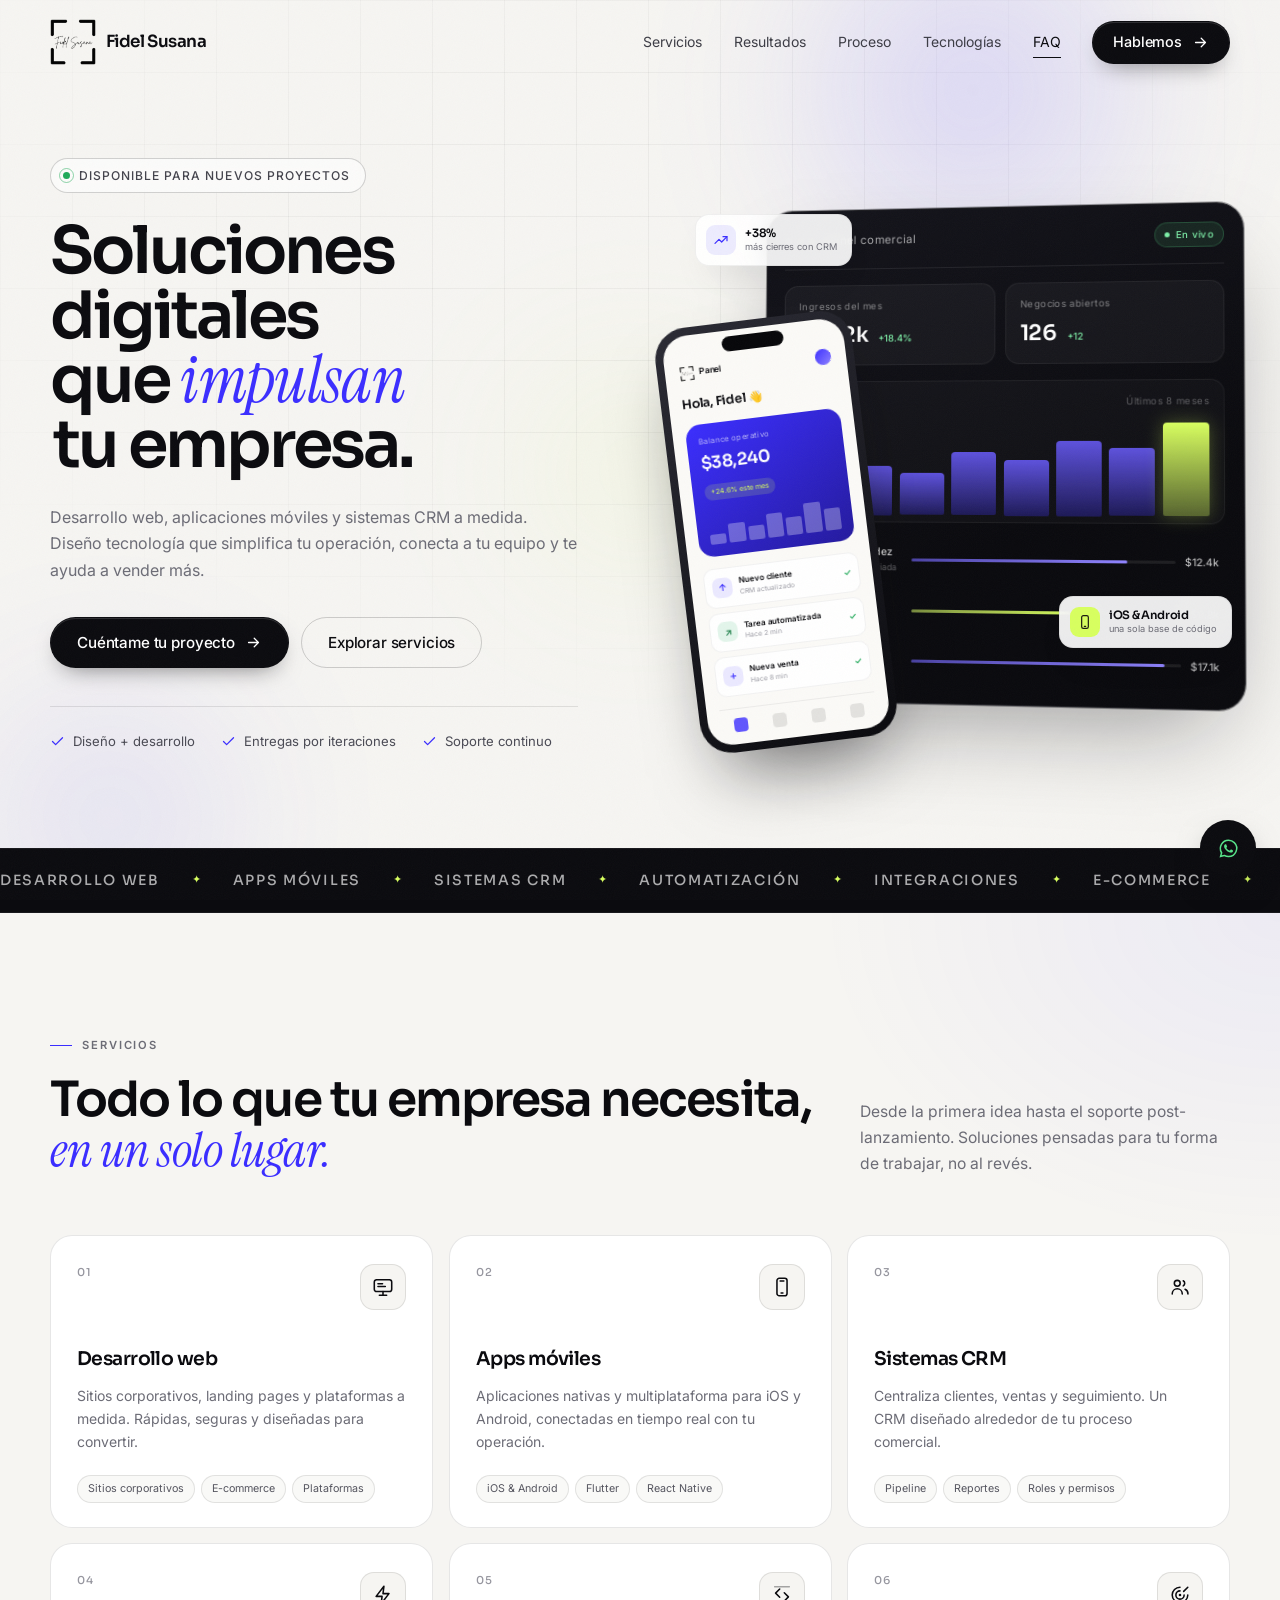
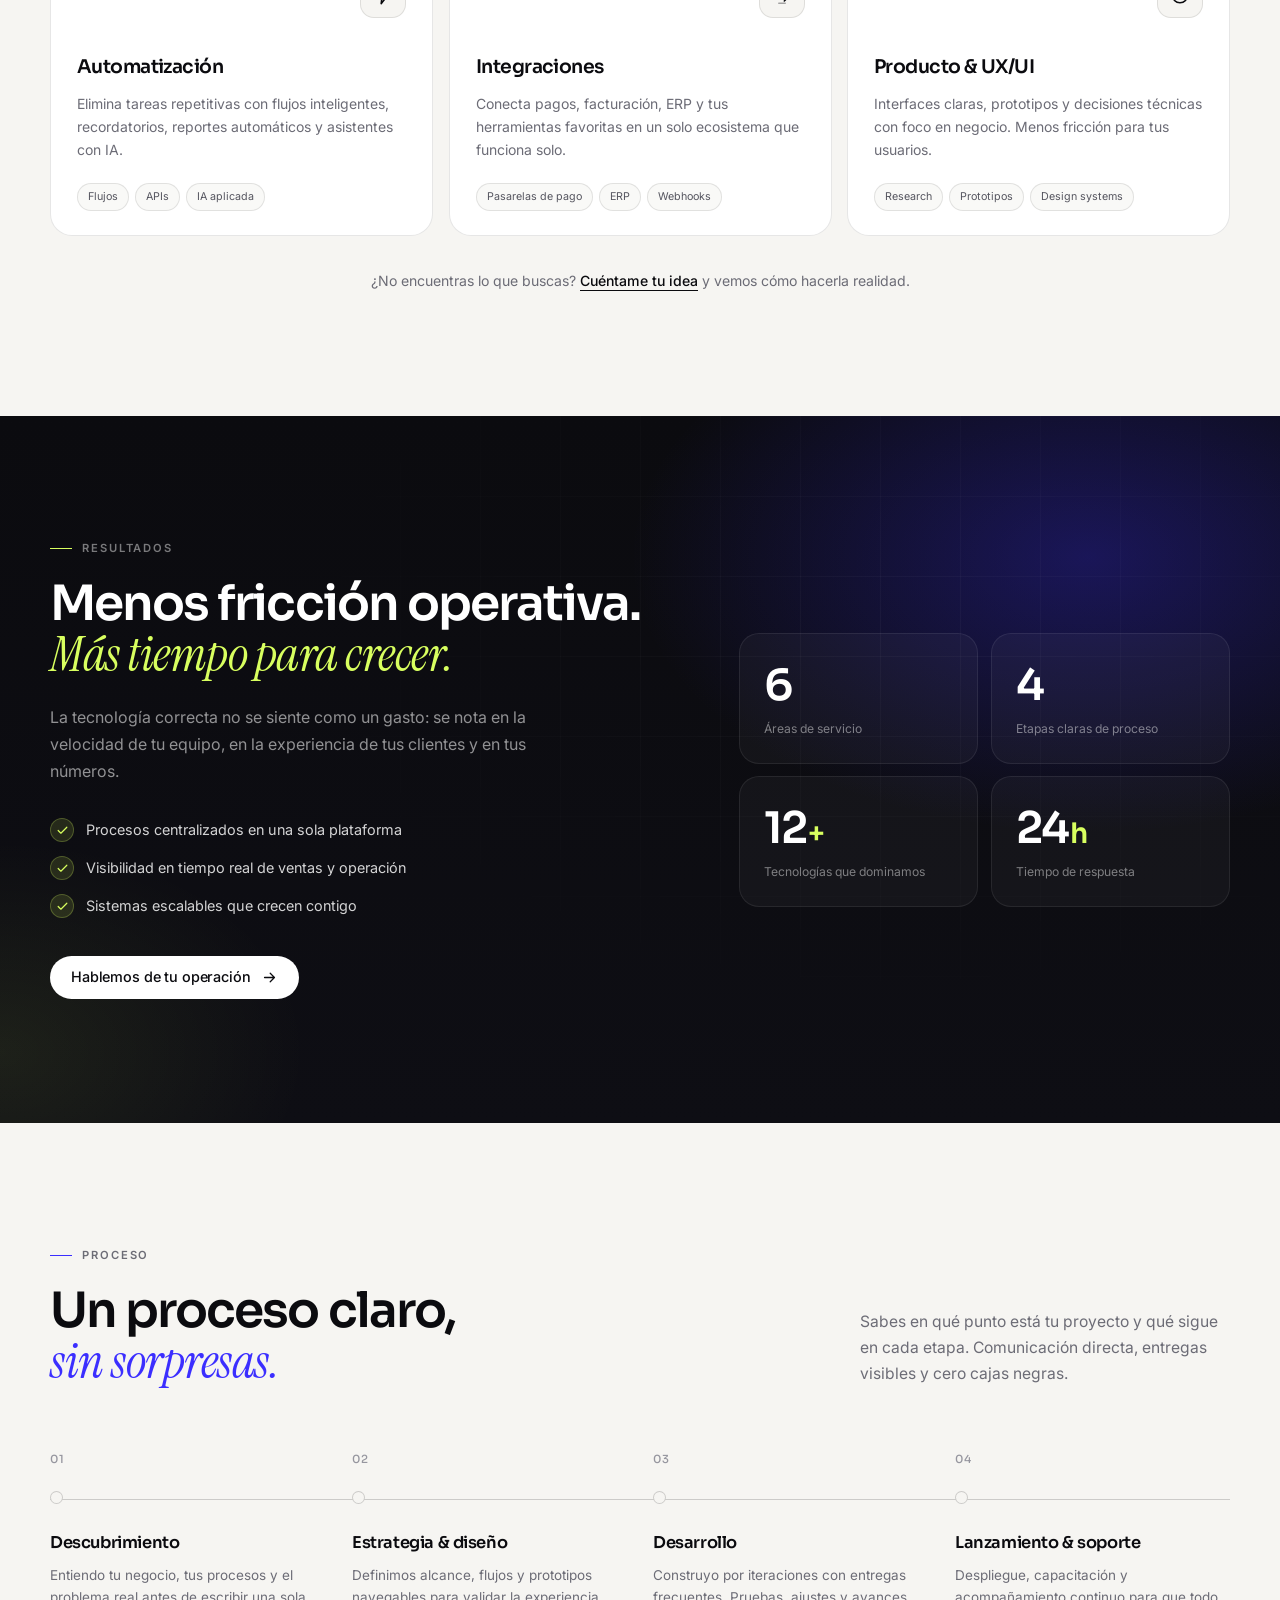
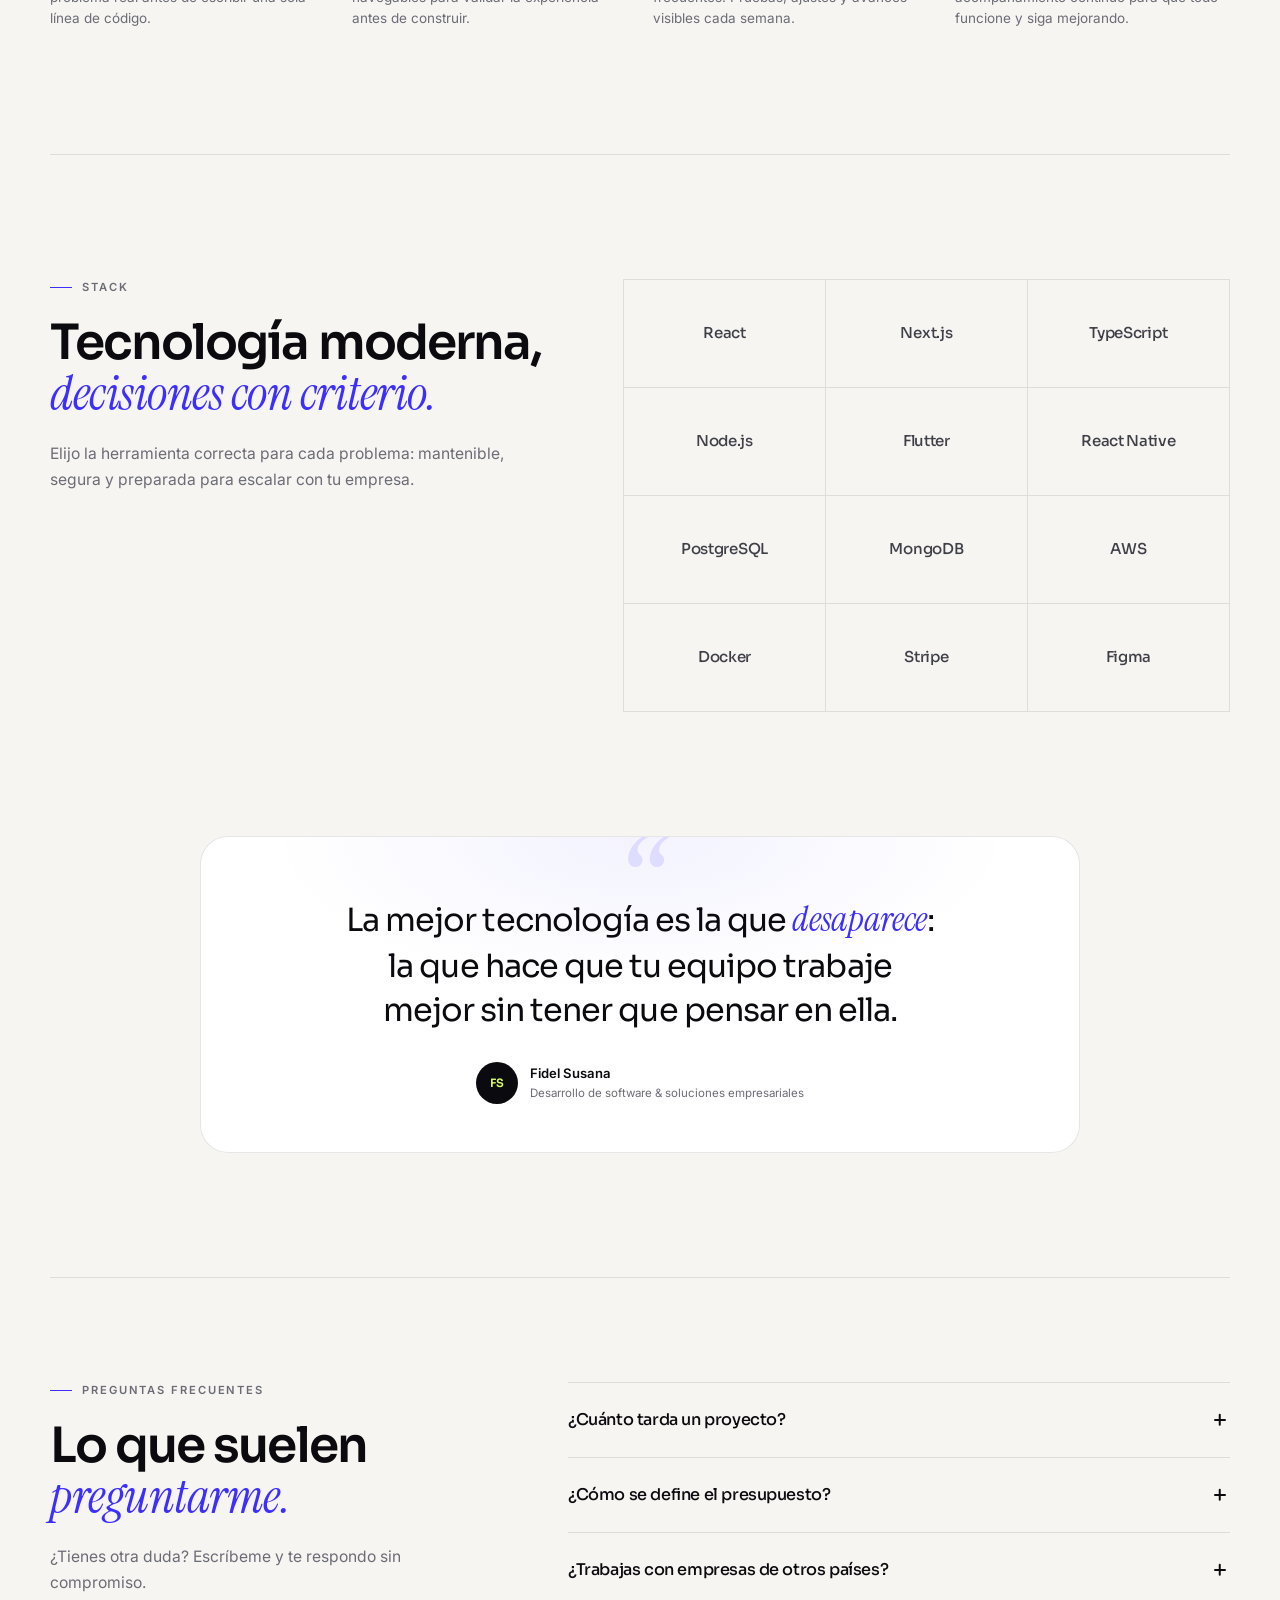
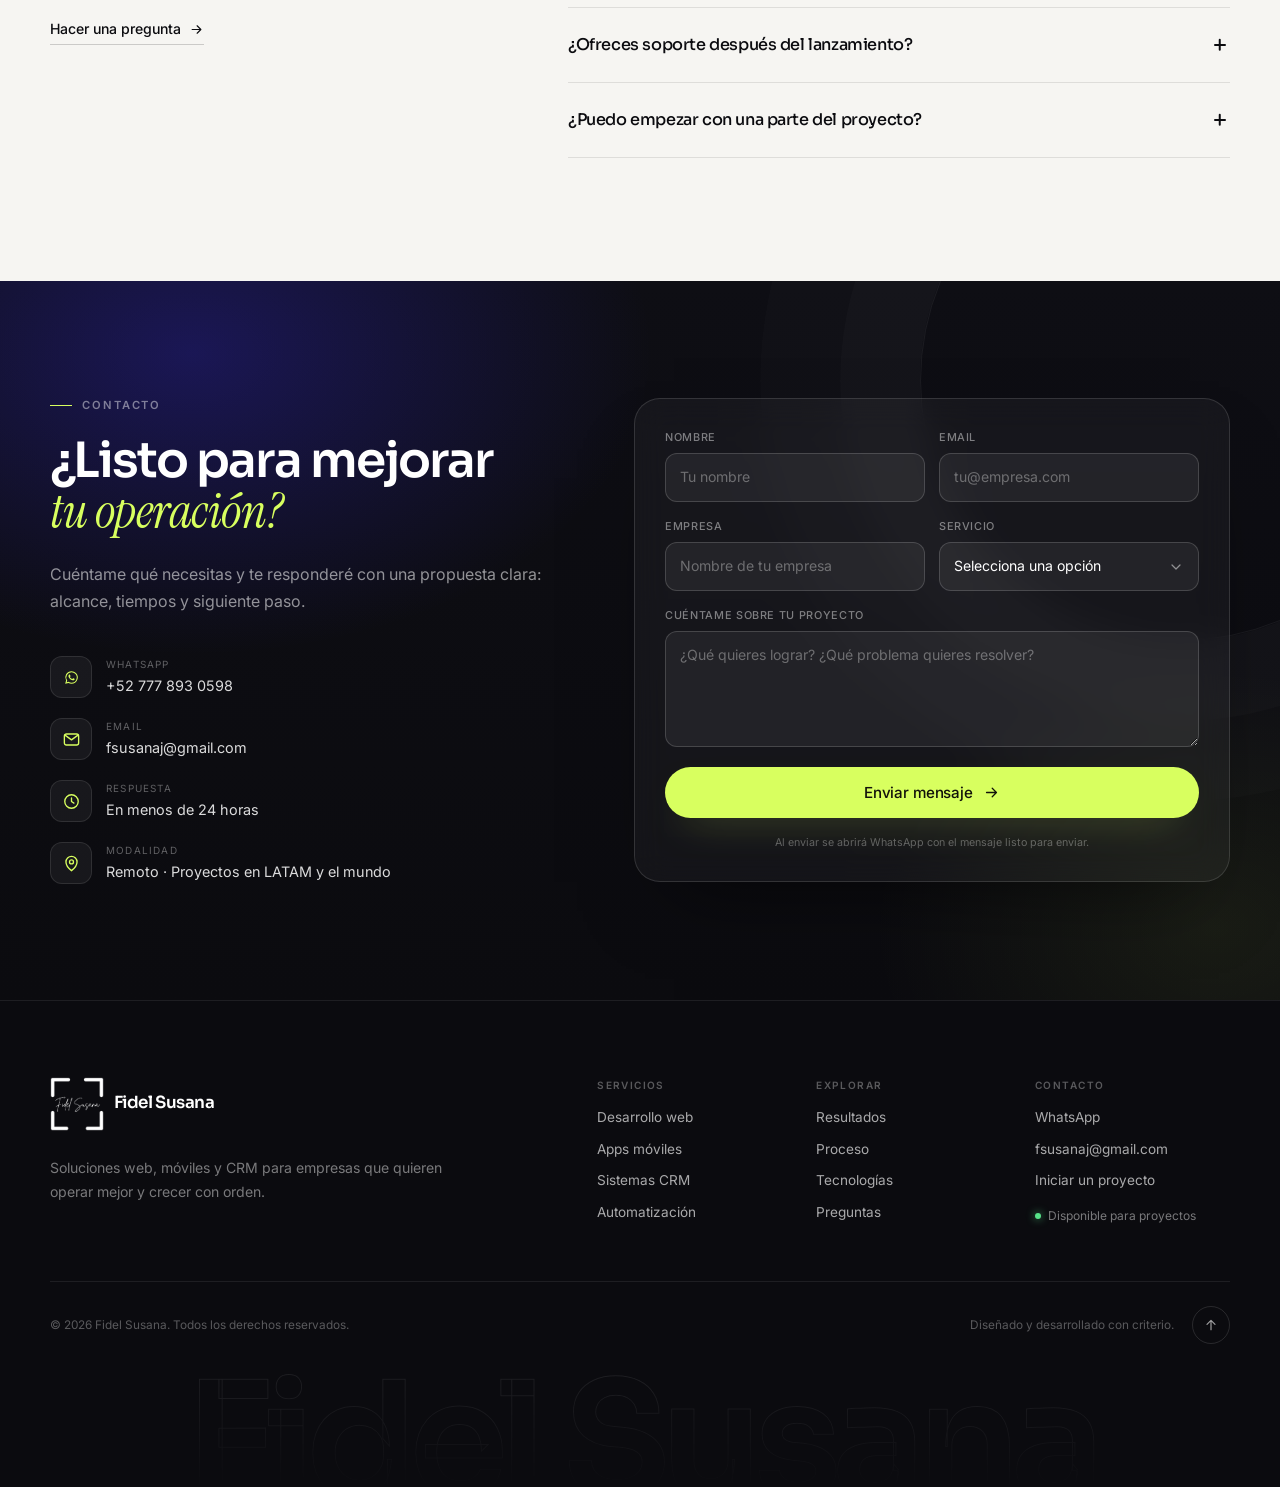
<file: index.html>
<!DOCTYPE html>
<html lang="es">
<head>
  <meta charset="UTF-8" />
  <meta name="viewport" content="width=device-width, initial-scale=1.0" />
  <title>Fidel Susana — Desarrollo web, apps móviles y CRM a medida</title>
  <meta name="description" content="Desarrollo web, apps móviles, sistemas CRM y automatización a medida para empresas en México y LATAM. Tecnología que simplifica tu operación y te ayuda a crecer." />
  <meta name="author" content="Fidel Susana" />
  <meta name="robots" content="index, follow, max-image-preview:large" />
  <meta name="theme-color" content="#F6F5F2" />
  <link rel="canonical" href="https://fsusanaj.github.io/fidel-susana-web/" />
  <meta property="og:title" content="Fidel Susana — Soluciones tecnológicas para tu empresa" />
  <meta property="og:description" content="Desarrollo web, apps móviles, CRM y automatización a medida. Tecnología que impulsa tu operación." />
  <meta property="og:type" content="website" />
  <meta property="og:site_name" content="Fidel Susana" />
  <meta property="og:locale" content="es_ES" />
  <meta property="og:url" content="https://fsusanaj.github.io/fidel-susana-web/" />
  <meta property="og:image" content="https://fsusanaj.github.io/fidel-susana-web/img/logo-fidel-susana.png" />
  <meta property="og:image:width" content="1713" />
  <meta property="og:image:height" content="1709" />
  <meta property="og:image:alt" content="Logo de Fidel Susana" />
  <meta name="twitter:card" content="summary_large_image" />
  <meta name="twitter:title" content="Fidel Susana — Soluciones tecnológicas para tu empresa" />
  <meta name="twitter:description" content="Desarrollo web, apps móviles, CRM y automatización a medida." />
  <meta name="twitter:image" content="https://fsusanaj.github.io/fidel-susana-web/img/logo-fidel-susana.png" />
  <link rel="icon" type="image/png" href="img/logo-fidel-susana-mark.png" />
  <link rel="preconnect" href="https://fonts.googleapis.com" />
  <link rel="preconnect" href="https://fonts.gstatic.com" crossorigin />
  <link href="https://fonts.googleapis.com/css2?family=Inter:wght@400;500;600;700&family=Instrument+Serif:ital@0;1&family=Sora:wght@400;500;600;700;800&display=swap" rel="stylesheet" />
  <link rel="stylesheet" href="css/styles.css" />
  <script type="application/ld+json">
  {
    "@context": "https://schema.org",
    "@graph": [
      {
        "@type": "WebSite",
        "@id": "https://fsusanaj.github.io/fidel-susana-web/#website",
        "url": "https://fsusanaj.github.io/fidel-susana-web/",
        "name": "Fidel Susana",
        "inLanguage": "es",
        "description": "Desarrollo web, aplicaciones móviles, sistemas CRM y automatización a medida para empresas."
      },
      {
        "@type": "ProfessionalService",
        "@id": "https://fsusanaj.github.io/fidel-susana-web/#business",
        "name": "Fidel Susana",
        "url": "https://fsusanaj.github.io/fidel-susana-web/",
        "image": "https://fsusanaj.github.io/fidel-susana-web/img/logo-fidel-susana.png",
        "logo": "https://fsusanaj.github.io/fidel-susana-web/img/logo-fidel-susana.png",
        "description": "Estudio de desarrollo de software: sitios web, aplicaciones móviles, sistemas CRM, automatización e integraciones para empresas.",
        "telephone": "+527778930598",
        "email": "fsusanaj@gmail.com",
        "priceRange": "$$",
        "areaServed": [
          { "@type": "Country", "name": "México" },
          { "@type": "Place", "name": "Latinoamérica" }
        ],
        "knowsLanguage": ["es", "en"],
        "contactPoint": {
          "@type": "ContactPoint",
          "telephone": "+527778930598",
          "contactType": "customer service",
          "availableLanguage": ["Spanish", "English"]
        },
        "hasOfferCatalog": {
          "@type": "OfferCatalog",
          "name": "Servicios",
          "itemListElement": [
            { "@type": "Offer", "itemOffered": { "@type": "Service", "name": "Desarrollo web" } },
            { "@type": "Offer", "itemOffered": { "@type": "Service", "name": "Aplicaciones móviles" } },
            { "@type": "Offer", "itemOffered": { "@type": "Service", "name": "Sistemas CRM" } },
            { "@type": "Offer", "itemOffered": { "@type": "Service", "name": "Automatización" } },
            { "@type": "Offer", "itemOffered": { "@type": "Service", "name": "Integraciones" } },
            { "@type": "Offer", "itemOffered": { "@type": "Service", "name": "Diseño UX/UI" } }
          ]
        }
      },
      {
        "@type": "FAQPage",
        "@id": "https://fsusanaj.github.io/fidel-susana-web/#faq",
        "mainEntity": [
          {
            "@type": "Question",
            "name": "¿Cuánto tarda un proyecto?",
            "acceptedAnswer": {
              "@type": "Answer",
              "text": "Depende del alcance. Una landing page puede estar lista en 1–2 semanas; una plataforma web o un CRM a medida suele tomar entre 4 y 12 semanas. Al inicio definimos un cronograma claro con entregas por etapas."
            }
          },
          {
            "@type": "Question",
            "name": "¿Cómo se define el presupuesto?",
            "acceptedAnswer": {
              "@type": "Answer",
              "text": "Trabajo con presupuesto cerrado por proyecto o por etapas. Primero conversamos sobre tus objetivos y prioridades, luego recibes una propuesta detallada con alcance, tiempos e inversión, sin costos ocultos."
            }
          },
          {
            "@type": "Question",
            "name": "¿Trabajas con empresas de otros países?",
            "acceptedAnswer": {
              "@type": "Answer",
              "text": "Sí. Trabajo de forma remota con clientes de distintos lugares, con reuniones por videollamada y comunicación constante por el canal que prefieras."
            }
          },
          {
            "@type": "Question",
            "name": "¿Ofreces soporte después del lanzamiento?",
            "acceptedAnswer": {
              "@type": "Answer",
              "text": "Siempre. Cada proyecto incluye un periodo de garantía y la opción de un plan de mantenimiento con actualizaciones, monitoreo, respaldos y mejoras evolutivas."
            }
          },
          {
            "@type": "Question",
            "name": "¿Puedo empezar con una parte del proyecto?",
            "acceptedAnswer": {
              "@type": "Answer",
              "text": "Claro. Podemos comenzar con un MVP o con el módulo que más impacto tenga en tu operación, y crecer desde ahí."
            }
          }
        ]
      }
    ]
  }
  </script>
</head>
<body>
  <a class="skip-link" href="#contenido">Saltar al contenido</a>

  <div class="scroll-progress" id="scrollProgress" aria-hidden="true"></div>
  <div class="page-noise" aria-hidden="true"></div>

  <header class="site-header" id="header">
    <div class="container header-inner">
      <a class="brand" href="#inicio" aria-label="Fidel Susana, inicio">
        <img class="brand-mark" src="img/logo-fidel-susana-mark.png" alt="" width="48" height="48" />
        <span class="brand-name">Fidel Susana</span>
      </a>

      <nav class="nav" id="nav" aria-label="Navegación principal">
        <a href="#servicios">Servicios</a>
        <a href="#resultados">Resultados</a>
        <a href="#proceso">Proceso</a>
        <a href="#tecnologias">Tecnologías</a>
        <a href="#faq">FAQ</a>
        <a class="btn btn-primary nav-cta" href="#contacto">
          Hablemos
          <svg viewBox="0 0 24 24" fill="none" aria-hidden="true"><path d="M5 12h14M13 6l6 6-6 6" stroke="currentColor" stroke-width="1.8" stroke-linecap="round" stroke-linejoin="round"/></svg>
        </a>
      </nav>

      <button class="menu-toggle" id="menuToggle" aria-expanded="false" aria-controls="nav" aria-label="Abrir menú">
        <span></span>
        <span></span>
      </button>
    </div>
  </header>

  <main id="contenido">
    <section class="hero" id="inicio">
      <div class="hero-bg" aria-hidden="true">
        <div class="hero-grid"></div>
        <div class="orb orb-1"></div>
        <div class="orb orb-2"></div>
        <div class="orb orb-3"></div>
      </div>

      <div class="container hero-inner">
        <div class="hero-copy">
          <p class="badge reveal">
            <span class="badge-dot"></span>
            Disponible para nuevos proyectos
          </p>

          <h1 class="hero-title reveal" style="--d:.06s">
            Soluciones digitales que <span class="serif">impulsan</span> tu empresa.
          </h1>

          <p class="hero-lead reveal" style="--d:.12s">
            Desarrollo web, aplicaciones móviles y sistemas CRM a medida.
            Diseño tecnología que simplifica tu operación, conecta a tu equipo
            y te ayuda a vender más.
          </p>

          <div class="hero-actions reveal" style="--d:.18s">
            <a class="btn btn-primary btn-lg" href="#contacto">
              Cuéntame tu proyecto
              <svg viewBox="0 0 24 24" fill="none" aria-hidden="true"><path d="M5 12h14M13 6l6 6-6 6" stroke="currentColor" stroke-width="1.8" stroke-linecap="round" stroke-linejoin="round"/></svg>
            </a>
            <a class="btn btn-ghost btn-lg" href="#servicios">Explorar servicios</a>
          </div>

          <ul class="hero-points reveal" style="--d:.24s">
            <li>
              <svg viewBox="0 0 24 24" fill="none" aria-hidden="true"><path d="M20 6 9 17l-5-5" stroke="currentColor" stroke-width="2" stroke-linecap="round" stroke-linejoin="round"/></svg>
              Diseño + desarrollo
            </li>
            <li>
              <svg viewBox="0 0 24 24" fill="none" aria-hidden="true"><path d="M20 6 9 17l-5-5" stroke="currentColor" stroke-width="2" stroke-linecap="round" stroke-linejoin="round"/></svg>
              Entregas por iteraciones
            </li>
            <li>
              <svg viewBox="0 0 24 24" fill="none" aria-hidden="true"><path d="M20 6 9 17l-5-5" stroke="currentColor" stroke-width="2" stroke-linecap="round" stroke-linejoin="round"/></svg>
              Soporte continuo
            </li>
          </ul>
        </div>

        <div class="hero-visual reveal" style="--d:.2s" aria-hidden="true">
          <div class="scene">
            <div class="dash-card">
              <div class="dash-top">
                <span class="window-dots"><i></i><i></i><i></i></span>
                <span class="dash-title">Panel comercial</span>
                <span class="live"><span></span>En vivo</span>
              </div>

              <div class="dash-body">
                <div class="kpis">
                  <div class="kpi">
                    <span>Ingresos del mes</span>
                    <strong>$84.2k</strong>
                    <em>+18.4%</em>
                  </div>
                  <div class="kpi">
                    <span>Negocios abiertos</span>
                    <strong>126</strong>
                    <em>+12</em>
                  </div>
                </div>

                <div class="chart-wrap">
                  <div class="chart-head">
                    <span>Rendimiento</span>
                    <span class="chart-legend">Últimos 8 meses</span>
                  </div>
                  <div class="chart">
                    <i style="--h:38%"></i>
                    <i style="--h:52%"></i>
                    <i style="--h:44%"></i>
                    <i style="--h:66%"></i>
                    <i style="--h:58%"></i>
                    <i style="--h:78%"></i>
                    <i style="--h:70%"></i>
                    <i class="is-peak" style="--h:96%"></i>
                  </div>
                </div>

                <div class="pipeline">
                  <div class="pipeline-row">
                    <span class="avatar a1">LM</span>
                    <div class="pipeline-info">
                      <span class="pipeline-name">Laura Méndez</span>
                      <span class="pipeline-stage">Propuesta enviada</span>
                    </div>
                    <span class="pipeline-bar"><i style="--w:82%"></i></span>
                    <span class="pipeline-value">$12.4k</span>
                  </div>
                  <div class="pipeline-row">
                    <span class="avatar a2">JR</span>
                    <div class="pipeline-info">
                      <span class="pipeline-name">Jorge Rivas</span>
                      <span class="pipeline-stage">Negociación</span>
                    </div>
                    <span class="pipeline-bar"><i style="--w:64%"></i></span>
                    <span class="pipeline-value">$9.8k</span>
                  </div>
                  <div class="pipeline-row">
                    <span class="avatar a3">SC</span>
                    <div class="pipeline-info">
                      <span class="pipeline-name">Sofía Cruz</span>
                      <span class="pipeline-stage">Ganado</span>
                    </div>
                    <span class="pipeline-bar"><i style="--w:94%"></i></span>
                    <span class="pipeline-value">$17.1k</span>
                  </div>
                </div>
              </div>
            </div>

            <div class="phone">
              <div class="phone-notch"></div>
              <div class="phone-screen">
                <div class="phone-top">
                  <span class="phone-brand"><img src="img/logo-fidel-susana-mark.png" alt="" /> Panel</span>
                  <span class="phone-dot"></span>
                </div>
                <p class="phone-hello">Hola, Fidel <span>👋</span></p>
                <div class="phone-card">
                  <span>Balance operativo</span>
                  <strong>$38,240</strong>
                  <small>+24.6% este mes</small>
                  <div class="phone-wave">
                    <i style="--h:30%"></i><i style="--h:55%"></i><i style="--h:40%"></i><i style="--h:70%"></i><i style="--h:52%"></i><i style="--h:88%"></i><i style="--h:64%"></i>
                  </div>
                </div>
                <div class="phone-list">
                  <div class="phone-item">
                    <span class="phone-icon">↑</span>
                    <div><strong>Nuevo cliente</strong><small>CRM actualizado</small></div>
                    <span class="phone-ok">✓</span>
                  </div>
                  <div class="phone-item">
                    <span class="phone-icon alt">↗</span>
                    <div><strong>Tarea automatizada</strong><small>Hace 2 min</small></div>
                    <span class="phone-ok">✓</span>
                  </div>
                  <div class="phone-item">
                    <span class="phone-icon">＋</span>
                    <div><strong>Nueva venta</strong><small>Hace 8 min</small></div>
                    <span class="phone-ok">✓</span>
                  </div>
                </div>
                <div class="phone-nav"><i></i><i></i><i></i><i></i></div>
              </div>
            </div>

            <div class="float-chip chip-a">
              <span class="chip-icon">
                <svg viewBox="0 0 24 24" fill="none"><path d="M3 17l6-6 4 4 8-8" stroke="currentColor" stroke-width="1.8" stroke-linecap="round" stroke-linejoin="round"/><path d="M15 7h6v6" stroke="currentColor" stroke-width="1.8" stroke-linecap="round" stroke-linejoin="round"/></svg>
              </span>
              <div><strong>+38%</strong><small>más cierres con CRM</small></div>
            </div>

            <div class="float-chip chip-b">
              <span class="chip-icon lime">
                <svg viewBox="0 0 24 24" fill="none"><rect x="7" y="2.5" width="10" height="19" rx="2.5" stroke="currentColor" stroke-width="1.8"/><path d="M11 18.5h2" stroke="currentColor" stroke-width="1.8" stroke-linecap="round"/></svg>
              </span>
              <div><strong>iOS & Android</strong><small>una sola base de código</small></div>
            </div>
          </div>
        </div>
      </div>
    </section>

    <div class="ribbon" aria-hidden="true">
      <div class="ribbon-track">
        <span>Desarrollo web</span><i>✦</i>
        <span>Apps móviles</span><i>✦</i>
        <span>Sistemas CRM</span><i>✦</i>
        <span>Automatización</span><i>✦</i>
        <span>Integraciones</span><i>✦</i>
        <span>E-commerce</span><i>✦</i>
        <span>Consultoría TI</span><i>✦</i>
        <span>Desarrollo web</span><i>✦</i>
        <span>Apps móviles</span><i>✦</i>
        <span>Sistemas CRM</span><i>✦</i>
        <span>Automatización</span><i>✦</i>
        <span>Integraciones</span><i>✦</i>
        <span>E-commerce</span><i>✦</i>
        <span>Consultoría TI</span><i>✦</i>
      </div>
    </div>

    <section class="section services" id="servicios">
      <div class="container">
        <div class="section-head">
          <div>
            <p class="eyebrow reveal"><span></span>Servicios</p>
            <h2 class="section-title reveal" style="--d:.05s">Todo lo que tu empresa necesita,<br /><span class="serif">en un solo lugar.</span></h2>
          </div>
          <p class="section-lead reveal" style="--d:.1s">
            Desde la primera idea hasta el soporte post-lanzamiento. Soluciones
            pensadas para tu forma de trabajar, no al revés.
          </p>
        </div>

        <div class="services-grid">
          <article class="service-card reveal" style="--d:.02s">
            <div class="card-top">
              <span class="service-num">01</span>
              <span class="service-icon">
                <svg viewBox="0 0 24 24" fill="none"><rect x="2.5" y="4" width="19" height="13" rx="2.5" stroke="currentColor" stroke-width="1.7"/><path d="M8 21h8M12 17v4" stroke="currentColor" stroke-width="1.7" stroke-linecap="round"/><path d="M6.5 8.5h5M6.5 11.5h8" stroke="currentColor" stroke-width="1.7" stroke-linecap="round"/></svg>
              </span>
            </div>
            <h3>Desarrollo web</h3>
            <p>Sitios corporativos, landing pages y plataformas a medida. Rápidas, seguras y diseñadas para convertir.</p>
            <ul class="chips">
              <li>Sitios corporativos</li>
              <li>E-commerce</li>
              <li>Plataformas</li>
            </ul>
          </article>

          <article class="service-card reveal" style="--d:.06s">
            <div class="card-top">
              <span class="service-num">02</span>
              <span class="service-icon">
                <svg viewBox="0 0 24 24" fill="none"><rect x="6.5" y="2.5" width="11" height="19" rx="2.5" stroke="currentColor" stroke-width="1.7"/><path d="M11 18.5h2" stroke="currentColor" stroke-width="1.7" stroke-linecap="round"/><path d="M10 5.5h4" stroke="currentColor" stroke-width="1.7" stroke-linecap="round"/></svg>
              </span>
            </div>
            <h3>Apps móviles</h3>
            <p>Aplicaciones nativas y multiplataforma para iOS y Android, conectadas en tiempo real con tu operación.</p>
            <ul class="chips">
              <li>iOS & Android</li>
              <li>Flutter</li>
              <li>React Native</li>
            </ul>
          </article>

          <article class="service-card reveal" style="--d:.1s">
            <div class="card-top">
              <span class="service-num">03</span>
              <span class="service-icon">
                <svg viewBox="0 0 24 24" fill="none"><circle cx="9" cy="8" r="3.2" stroke="currentColor" stroke-width="1.7"/><path d="M3.5 19.5c0-3.3 2.5-5.5 5.5-5.5s5.5 2.2 5.5 5.5" stroke="currentColor" stroke-width="1.7" stroke-linecap="round"/><path d="M15.5 5.2a3.2 3.2 0 0 1 0 5.6M17.5 14.4c2 .7 3.2 2.5 3.2 5.1" stroke="currentColor" stroke-width="1.7" stroke-linecap="round"/></svg>
              </span>
            </div>
            <h3>Sistemas CRM</h3>
            <p>Centraliza clientes, ventas y seguimiento. Un CRM diseñado alrededor de tu proceso comercial.</p>
            <ul class="chips">
              <li>Pipeline</li>
              <li>Reportes</li>
              <li>Roles y permisos</li>
            </ul>
          </article>

          <article class="service-card reveal" style="--d:.02s">
            <div class="card-top">
              <span class="service-num">04</span>
              <span class="service-icon">
                <svg viewBox="0 0 24 24" fill="none"><path d="M13 2.5 4.5 13.5H11l-1 8 8.5-11H12l1-8Z" stroke="currentColor" stroke-width="1.7" stroke-linejoin="round"/></svg>
              </span>
            </div>
            <h3>Automatización</h3>
            <p>Elimina tareas repetitivas con flujos inteligentes, recordatorios, reportes automáticos y asistentes con IA.</p>
            <ul class="chips">
              <li>Flujos</li>
              <li>APIs</li>
              <li>IA aplicada</li>
            </ul>
          </article>

          <article class="service-card reveal" style="--d:.06s">
            <div class="card-top">
              <span class="service-num">05</span>
              <span class="service-icon">
                <svg viewBox="0 0 24 24" fill="none"><path d="M9.5 14.5 5 10l4.5-4.5M14.5 9.5 19 14l-4.5 4.5" stroke="currentColor" stroke-width="1.7" stroke-linecap="round" stroke-linejoin="round"/><path d="M8.5 21h7M4 3h16" stroke="currentColor" stroke-width="1.7" stroke-linecap="round" opacity=".35"/></svg>
              </span>
            </div>
            <h3>Integraciones</h3>
            <p>Conecta pagos, facturación, ERP y tus herramientas favoritas en un solo ecosistema que funciona solo.</p>
            <ul class="chips">
              <li>Pasarelas de pago</li>
              <li>ERP</li>
              <li>Webhooks</li>
            </ul>
          </article>

          <article class="service-card reveal" style="--d:.1s">
            <div class="card-top">
              <span class="service-num">06</span>
              <span class="service-icon">
                <svg viewBox="0 0 24 24" fill="none"><path d="M12 3.5a8.5 8.5 0 1 0 8.5 8.5" stroke="currentColor" stroke-width="1.7" stroke-linecap="round"/><path d="M12 7.5a4.5 4.5 0 1 0 4.5 4.5" stroke="currentColor" stroke-width="1.7" stroke-linecap="round"/><circle cx="12" cy="12" r="1.4" fill="currentColor"/><path d="m16 8 4.5-4.5" stroke="currentColor" stroke-width="1.7" stroke-linecap="round"/></svg>
              </span>
            </div>
            <h3>Producto & UX/UI</h3>
            <p>Interfaces claras, prototipos y decisiones técnicas con foco en negocio. Menos fricción para tus usuarios.</p>
            <ul class="chips">
              <li>Research</li>
              <li>Prototipos</li>
              <li>Design systems</li>
            </ul>
          </article>
        </div>

        <p class="services-note reveal">
          ¿No encuentras lo que buscas? <a href="#contacto">Cuéntame tu idea</a> y vemos cómo hacerla realidad.
        </p>
      </div>
    </section>

    <section class="section results" id="resultados">
      <div class="results-bg" aria-hidden="true"></div>
      <div class="container results-inner">
        <div class="results-copy">
          <p class="eyebrow light reveal"><span></span>Resultados</p>
          <h2 class="section-title light reveal" style="--d:.05s">Menos fricción operativa.<br /><span class="serif">Más tiempo para crecer.</span></h2>
          <p class="results-lead reveal" style="--d:.1s">
            La tecnología correcta no se siente como un gasto: se nota en la
            velocidad de tu equipo, en la experiencia de tus clientes y en tus
            números.
          </p>

          <ul class="check-list">
            <li class="reveal" style="--d:.14s">
              <span class="check">
                <svg viewBox="0 0 24 24" fill="none"><path d="M20 6 9 17l-5-5" stroke="currentColor" stroke-width="2.2" stroke-linecap="round" stroke-linejoin="round"/></svg>
              </span>
              Procesos centralizados en una sola plataforma
            </li>
            <li class="reveal" style="--d:.18s">
              <span class="check">
                <svg viewBox="0 0 24 24" fill="none"><path d="M20 6 9 17l-5-5" stroke="currentColor" stroke-width="2.2" stroke-linecap="round" stroke-linejoin="round"/></svg>
              </span>
              Visibilidad en tiempo real de ventas y operación
            </li>
            <li class="reveal" style="--d:.22s">
              <span class="check">
                <svg viewBox="0 0 24 24" fill="none"><path d="M20 6 9 17l-5-5" stroke="currentColor" stroke-width="2.2" stroke-linecap="round" stroke-linejoin="round"/></svg>
              </span>
              Sistemas escalables que crecen contigo
            </li>
          </ul>

          <a class="btn btn-light reveal" style="--d:.26s" href="#contacto">
            Hablemos de tu operación
            <svg viewBox="0 0 24 24" fill="none" aria-hidden="true"><path d="M5 12h14M13 6l6 6-6 6" stroke="currentColor" stroke-width="1.8" stroke-linecap="round" stroke-linejoin="round"/></svg>
          </a>
        </div>

        <div class="stats">
          <div class="stat reveal" style="--d:.04s">
            <strong><span class="counter" data-target="6">0</span></strong>
            <span>Áreas de servicio</span>
          </div>
          <div class="stat reveal" style="--d:.1s">
            <strong><span class="counter" data-target="4">0</span></strong>
            <span>Etapas claras de proceso</span>
          </div>
          <div class="stat reveal" style="--d:.16s">
            <strong><span class="counter" data-target="12">0</span><span class="stat-suffix">+</span></strong>
            <span>Tecnologías que dominamos</span>
          </div>
          <div class="stat reveal" style="--d:.22s">
            <strong><span class="counter" data-target="24">0</span><span class="stat-suffix">h</span></strong>
            <span>Tiempo de respuesta</span>
          </div>
        </div>
      </div>
    </section>

    <section class="section process" id="proceso">
      <div class="container">
        <div class="section-head">
          <div>
            <p class="eyebrow reveal"><span></span>Proceso</p>
            <h2 class="section-title reveal" style="--d:.05s">Un proceso claro,<br /><span class="serif">sin sorpresas.</span></h2>
          </div>
          <p class="section-lead reveal" style="--d:.1s">
            Sabes en qué punto está tu proyecto y qué sigue en cada etapa.
            Comunicación directa, entregas visibles y cero cajas negras.
          </p>
        </div>

        <div class="steps">
          <div class="step reveal" style="--d:.02s">
            <span class="step-num">01</span>
            <div class="step-dot"></div>
            <h3>Descubrimiento</h3>
            <p>Entiendo tu negocio, tus procesos y el problema real antes de escribir una sola línea de código.</p>
          </div>
          <div class="step reveal" style="--d:.08s">
            <span class="step-num">02</span>
            <div class="step-dot"></div>
            <h3>Estrategia & diseño</h3>
            <p>Definimos alcance, flujos y prototipos navegables para validar la experiencia antes de construir.</p>
          </div>
          <div class="step reveal" style="--d:.14s">
            <span class="step-num">03</span>
            <div class="step-dot"></div>
            <h3>Desarrollo</h3>
            <p>Construyo por iteraciones con entregas frecuentes. Pruebas, ajustes y avances visibles cada semana.</p>
          </div>
          <div class="step reveal" style="--d:.2s">
            <span class="step-num">04</span>
            <div class="step-dot"></div>
            <h3>Lanzamiento & soporte</h3>
            <p>Despliegue, capacitación y acompañamiento continuo para que todo funcione y siga mejorando.</p>
          </div>
        </div>
      </div>
    </section>

    <section class="section tech" id="tecnologias">
      <div class="container tech-inner">
        <div class="tech-copy">
          <p class="eyebrow reveal"><span></span>Stack</p>
          <h2 class="section-title reveal" style="--d:.05s">Tecnología moderna,<br /><span class="serif">decisiones con criterio.</span></h2>
          <p class="section-lead reveal" style="--d:.1s">
            Elijo la herramienta correcta para cada problema: mantenible,
            segura y preparada para escalar con tu empresa.
          </p>
        </div>

        <div class="tech-grid reveal" style="--d:.12s">
          <span>React</span>
          <span>Next.js</span>
          <span>TypeScript</span>
          <span>Node.js</span>
          <span>Flutter</span>
          <span>React Native</span>
          <span>PostgreSQL</span>
          <span>MongoDB</span>
          <span>AWS</span>
          <span>Docker</span>
          <span>Stripe</span>
          <span>Figma</span>
        </div>
      </div>
    </section>

    <section class="section quote-section">
      <div class="container">
        <figure class="quote reveal">
          <span class="quote-mark serif" aria-hidden="true">“</span>
          <blockquote>
            La mejor tecnología es la que <span class="serif">desaparece</span>:
            la que hace que tu equipo trabaje mejor sin tener que pensar en ella.
          </blockquote>
          <figcaption>
            <span class="quote-avatar">FS</span>
            <span>
              <strong>Fidel Susana</strong>
              <small>Desarrollo de software & soluciones empresariales</small>
            </span>
          </figcaption>
        </figure>
      </div>
    </section>

    <section class="section faq" id="faq">
      <div class="container faq-inner">
        <div class="faq-copy">
          <p class="eyebrow reveal"><span></span>Preguntas frecuentes</p>
          <h2 class="section-title reveal" style="--d:.05s">Lo que suelen<br /><span class="serif">preguntarme.</span></h2>
          <p class="section-lead reveal" style="--d:.1s">
            ¿Tienes otra duda? Escríbeme y te respondo sin compromiso.
          </p>
          <a class="text-link reveal" style="--d:.14s" href="#contacto">
            Hacer una pregunta
            <svg viewBox="0 0 24 24" fill="none" aria-hidden="true"><path d="M5 12h14M13 6l6 6-6 6" stroke="currentColor" stroke-width="1.8" stroke-linecap="round" stroke-linejoin="round"/></svg>
          </a>
        </div>

        <div class="accordion" id="accordion">
          <div class="faq-item reveal" style="--d:.02s">
            <button class="faq-question" aria-expanded="false" aria-controls="faq1">
              <span>¿Cuánto tarda un proyecto?</span>
              <span class="faq-icon" aria-hidden="true"></span>
            </button>
            <div class="faq-answer" id="faq1"><div>
              <p>Depende del alcance. Una landing page puede estar lista en 1–2 semanas; una plataforma web o un CRM a medida suele tomar entre 4 y 12 semanas. Al inicio definimos un cronograma claro con entregas por etapas.</p>
            </div></div>
          </div>

          <div class="faq-item reveal" style="--d:.06s">
            <button class="faq-question" aria-expanded="false" aria-controls="faq2">
              <span>¿Cómo se define el presupuesto?</span>
              <span class="faq-icon" aria-hidden="true"></span>
            </button>
            <div class="faq-answer" id="faq2"><div>
              <p>Trabajo con presupuesto cerrado por proyecto o por etapas. Primero conversamos sobre tus objetivos y prioridades, luego recibes una propuesta detallada con alcance, tiempos e inversión, sin costos ocultos.</p>
            </div></div>
          </div>

          <div class="faq-item reveal" style="--d:.1s">
            <button class="faq-question" aria-expanded="false" aria-controls="faq3">
              <span>¿Trabajas con empresas de otros países?</span>
              <span class="faq-icon" aria-hidden="true"></span>
            </button>
            <div class="faq-answer" id="faq3"><div>
              <p>Sí. Trabajo de forma remota con clientes de distintos lugares, con reuniones por videollamada y comunicación constante por el canal que prefieras. La zona horaria nunca ha sido un problema.</p>
            </div></div>
          </div>

          <div class="faq-item reveal" style="--d:.14s">
            <button class="faq-question" aria-expanded="false" aria-controls="faq4">
              <span>¿Ofreces soporte después del lanzamiento?</span>
              <span class="faq-icon" aria-hidden="true"></span>
            </button>
            <div class="faq-answer" id="faq4"><div>
              <p>Siempre. Cada proyecto incluye un periodo de garantía y la opción de un plan de mantenimiento con actualizaciones, monitoreo, respaldos y mejoras evolutivas.</p>
            </div></div>
          </div>

          <div class="faq-item reveal" style="--d:.18s">
            <button class="faq-question" aria-expanded="false" aria-controls="faq5">
              <span>¿Puedo empezar con una parte del proyecto?</span>
              <span class="faq-icon" aria-hidden="true"></span>
            </button>
            <div class="faq-answer" id="faq5"><div>
              <p>Claro. Podemos comenzar con un MVP o con el módulo que más impacto tenga en tu operación, y crecer desde ahí. Lo importante es empezar con una base sólida.</p>
            </div></div>
          </div>
        </div>
      </div>
    </section>

    <section class="section contact" id="contacto">
      <div class="contact-bg" aria-hidden="true">
        <div class="contact-orb"></div>
      </div>
      <div class="container contact-inner">
        <div class="contact-copy">
          <p class="eyebrow light reveal"><span></span>Contacto</p>
          <h2 class="section-title light reveal" style="--d:.05s">¿Listo para mejorar<br /><span class="serif">tu operación?</span></h2>
          <p class="results-lead reveal" style="--d:.1s">
            Cuéntame qué necesitas y te responderé con una propuesta clara:
            alcance, tiempos y siguiente paso.
          </p>

          <ul class="contact-list">
            <li class="reveal" style="--d:.14s">
              <span class="contact-icon">
                <svg viewBox="0 0 24 24" fill="none"><path d="M17.6 6.32A7.85 7.85 0 0 0 12.05 4a7.94 7.94 0 0 0-6.9 11.9L4 20l4.2-1.1a7.9 7.9 0 0 0 3.8.97h.01a7.94 7.94 0 0 0 5.6-13.55Zm-5.55 12.2h-.01a6.6 6.6 0 0 1-3.36-.92l-.24-.14-2.5.65.67-2.43-.16-.25a6.58 6.58 0 0 1 5.6-10.05 6.57 6.57 0 0 1 4.65 1.93 6.58 6.58 0 0 1-4.65 11.21Zm3.6-4.93c-.2-.1-1.17-.58-1.35-.64-.18-.07-.31-.1-.44.1-.13.2-.5.64-.62.77-.11.13-.23.14-.42.05-.2-.1-.83-.31-1.58-.98-.58-.52-.98-1.16-1.09-1.36-.11-.2-.01-.3.09-.4.09-.1.2-.23.3-.35.1-.12.13-.2.2-.33.06-.13.03-.25-.02-.35-.05-.1-.44-1.07-.6-1.46-.16-.38-.32-.33-.44-.34h-.38c-.13 0-.34.05-.52.25-.18.2-.68.66-.68 1.62 0 .95.7 1.88.8 2.01.1.13 1.37 2.1 3.33 2.94.46.2.83.32 1.11.41.47.15.9.13 1.24.08.38-.06 1.17-.48 1.33-.94.16-.46.16-.85.12-.94-.05-.08-.18-.13-.38-.23Z" fill="currentColor"/></svg>
              </span>
              <div>
                <small>WhatsApp</small>
                <a href="https://wa.me/527778930598?text=Hola%20Fidel%2C%20vi%20tu%20web%20y%20quiero%20hablar%20sobre%20un%20proyecto." target="_blank" rel="noopener">+52 777 893 0598</a>
              </div>
            </li>
            <li class="reveal" style="--d:.18s">
              <span class="contact-icon">
                <svg viewBox="0 0 24 24" fill="none"><rect x="3" y="5" width="18" height="14" rx="2.5" stroke="currentColor" stroke-width="1.7"/><path d="m3.8 6.5 8.2 6 8.2-6" stroke="currentColor" stroke-width="1.7" stroke-linecap="round" stroke-linejoin="round"/></svg>
              </span>
              <div>
                <small>Email</small>
                <a href="mailto:fsusanaj@gmail.com">fsusanaj@gmail.com</a>
              </div>
            </li>
            <li class="reveal" style="--d:.22s">
              <span class="contact-icon">
                <svg viewBox="0 0 24 24" fill="none"><circle cx="12" cy="12" r="8.5" stroke="currentColor" stroke-width="1.7"/><path d="M12 7.5V12l3 2" stroke="currentColor" stroke-width="1.7" stroke-linecap="round" stroke-linejoin="round"/></svg>
              </span>
              <div>
                <small>Respuesta</small>
                <span>En menos de 24 horas</span>
              </div>
            </li>
            <li class="reveal" style="--d:.26s">
              <span class="contact-icon">
                <svg viewBox="0 0 24 24" fill="none"><path d="M12 21s7-5.5 7-11a7 7 0 1 0-14 0c0 5.5 7 11 7 11Z" stroke="currentColor" stroke-width="1.7"/><circle cx="12" cy="10" r="2.5" stroke="currentColor" stroke-width="1.7"/></svg>
              </span>
              <div>
                <small>Modalidad</small>
                <span>Remoto · Proyectos en LATAM y el mundo</span>
              </div>
            </li>
          </ul>
        </div>

        <div class="contact-card reveal" style="--d:.12s">
          <form class="contact-form" id="contactForm" novalidate>
            <div class="form-row">
              <div class="field">
                <label for="name">Nombre</label>
                <input id="name" name="name" type="text" placeholder="Tu nombre" required autocomplete="name" aria-describedby="nameError" />
                <span class="field-error" id="nameError">Escribe tu nombre</span>
              </div>
              <div class="field">
                <label for="email">Email</label>
                <input id="email" name="email" type="email" placeholder="tu@empresa.com" required autocomplete="email" aria-describedby="emailError" />
                <span class="field-error" id="emailError">Escribe un email válido</span>
              </div>
            </div>

            <div class="form-row">
              <div class="field">
                <label for="company">Empresa</label>
                <input id="company" name="company" type="text" placeholder="Nombre de tu empresa" autocomplete="organization" />
              </div>
              <div class="field">
                <label for="service">Servicio</label>
                <select id="service" name="service">
                  <option value="">Selecciona una opción</option>
                  <option>Desarrollo web</option>
                  <option>App móvil</option>
                  <option>Sistema CRM</option>
                  <option>Automatización</option>
                  <option>Integraciones</option>
                  <option>Otro / no estoy seguro</option>
                </select>
              </div>
            </div>

            <div class="field">
              <label for="message">Cuéntame sobre tu proyecto</label>
              <textarea id="message" name="message" rows="4" placeholder="¿Qué quieres lograr? ¿Qué problema quieres resolver?" required aria-describedby="messageError"></textarea>
              <span class="field-error" id="messageError">Cuéntame un poco más</span>
            </div>

            <button class="btn btn-primary btn-lg btn-block" type="submit">
              <span class="btn-label">Enviar mensaje</span>
              <svg viewBox="0 0 24 24" fill="none" aria-hidden="true"><path d="M5 12h14M13 6l6 6-6 6" stroke="currentColor" stroke-width="1.8" stroke-linecap="round" stroke-linejoin="round"/></svg>
            </button>

            <p class="form-note">Al enviar se abrirá WhatsApp con el mensaje listo para enviar.</p>
            <p class="form-status" id="formStatus" role="status" aria-live="polite"></p>
          </form>
        </div>
      </div>
    </section>
  </main>

  <footer class="site-footer">
    <div class="container">
      <div class="footer-top">
        <div class="footer-brand">
          <a class="brand brand-footer" href="#inicio" aria-label="Fidel Susana, inicio">
            <img class="brand-mark" src="img/logo-fidel-susana-white.png" alt="" width="48" height="48" />
            <span class="brand-name">Fidel Susana</span>
          </a>
          <p>Soluciones web, móviles y CRM para empresas que quieren operar mejor y crecer con orden.</p>
        </div>

        <nav class="footer-nav" aria-label="Navegación del pie">
          <div>
            <span class="footer-title">Servicios</span>
            <a href="#servicios">Desarrollo web</a>
            <a href="#servicios">Apps móviles</a>
            <a href="#servicios">Sistemas CRM</a>
            <a href="#servicios">Automatización</a>
          </div>
          <div>
            <span class="footer-title">Explorar</span>
            <a href="#resultados">Resultados</a>
            <a href="#proceso">Proceso</a>
            <a href="#tecnologias">Tecnologías</a>
            <a href="#faq">Preguntas</a>
          </div>
          <div>
            <span class="footer-title">Contacto</span>
            <a href="https://wa.me/527778930598?text=Hola%20Fidel%2C%20vi%20tu%20web%20y%20quiero%20hablar%20sobre%20un%20proyecto." target="_blank" rel="noopener">WhatsApp</a>
            <a href="mailto:fsusanaj@gmail.com">fsusanaj@gmail.com</a>
            <a href="#contacto">Iniciar un proyecto</a>
            <span class="footer-availability"><i></i>Disponible para proyectos</span>
          </div>
        </nav>
      </div>

      <div class="footer-bottom">
        <p>© <span id="year">2026</span> Fidel Susana. Todos los derechos reservados.</p>
        <p class="footer-made">Diseñado y desarrollado con criterio.</p>
        <a class="back-top" href="#inicio" aria-label="Volver arriba">
          <svg viewBox="0 0 24 24" fill="none"><path d="M12 19V5M6 11l6-6 6 6" stroke="currentColor" stroke-width="1.8" stroke-linecap="round" stroke-linejoin="round"/></svg>
        </a>
      </div>

      <div class="footer-mark" aria-hidden="true">Fidel Susana</div>
    </div>
  </footer>

  <div class="toast" id="toast" role="status" aria-live="polite"></div>

  <a class="wa-float" href="https://wa.me/527778930598?text=Hola%20Fidel%2C%20vi%20tu%20web%20y%20quiero%20hablar%20sobre%20un%20proyecto." target="_blank" rel="noopener" aria-label="Escríbeme por WhatsApp">
    <svg viewBox="0 0 24 24" fill="none" aria-hidden="true"><path d="M17.6 6.32A7.85 7.85 0 0 0 12.05 4a7.94 7.94 0 0 0-6.9 11.9L4 20l4.2-1.1a7.9 7.9 0 0 0 3.8.97h.01a7.94 7.94 0 0 0 5.6-13.55Zm-5.55 12.2h-.01a6.6 6.6 0 0 1-3.36-.92l-.24-.14-2.5.65.67-2.43-.16-.25a6.58 6.58 0 0 1 5.6-10.05 6.57 6.57 0 0 1 4.65 1.93 6.58 6.58 0 0 1-4.65 11.21Zm3.6-4.93c-.2-.1-1.17-.58-1.35-.64-.18-.07-.31-.1-.44.1-.13.2-.5.64-.62.77-.11.13-.23.14-.42.05-.2-.1-.83-.31-1.58-.98-.58-.52-.98-1.16-1.09-1.36-.11-.2-.01-.3.09-.4.09-.1.2-.23.3-.35.1-.12.13-.2.2-.33.06-.13.03-.25-.02-.35-.05-.1-.44-1.07-.6-1.46-.16-.38-.32-.33-.44-.34h-.38c-.13 0-.34.05-.52.25-.18.2-.68.66-.68 1.62 0 .95.7 1.88.8 2.01.1.13 1.37 2.1 3.33 2.94.46.2.83.32 1.11.41.47.15.9.13 1.24.08.38-.06 1.17-.48 1.33-.94.16-.46.16-.85.12-.94-.05-.08-.18-.13-.38-.23Z" fill="currentColor"/></svg>
  </a>

  <script src="js/main.js"></script>
</body>
</html>
</file>
<file: css/styles.css>
:root {
  --ink: #0b0b0f;
  --ink-2: #121218;
  --ink-3: #1a1a22;
  --paper: #f6f5f2;
  --paper-2: #eeede8;
  --white: #ffffff;
  --muted: #6c6c76;
  --muted-2: #96969f;
  --line: rgba(11, 11, 15, 0.1);
  --line-strong: rgba(11, 11, 15, 0.18);
  --accent: #3b2eff;
  --accent-soft: #6a5cff;
  --lime: #d8ff5f;
  --green: #57e389;
  --radius: 22px;
  --radius-sm: 14px;
  --container: 1180px;
  --ease: cubic-bezier(0.22, 0.75, 0.2, 1);
  --ease-out: cubic-bezier(0.16, 1, 0.3, 1);
  --font-sans: "Inter", -apple-system, BlinkMacSystemFont, "Segoe UI", sans-serif;
  --font-display: "Sora", "Inter", sans-serif;
  --font-serif: "Instrument Serif", Georgia, serif;
  --shadow-sm: 0 2px 10px rgba(11, 11, 15, 0.04);
  --shadow-md: 0 18px 40px -18px rgba(11, 11, 15, 0.22);
  --shadow-lg: 0 40px 90px -30px rgba(11, 11, 15, 0.4);
}

*,
*::before,
*::after {
  box-sizing: border-box;
}

html {
  scroll-behavior: smooth;
  scroll-padding-top: 100px;
  -webkit-text-size-adjust: 100%;
}

body {
  margin: 0;
  background: var(--paper);
  color: var(--ink);
  font-family: var(--font-sans);
  font-size: 16px;
  line-height: 1.6;
  -webkit-font-smoothing: antialiased;
  text-rendering: optimizeLegibility;
  overflow-x: hidden;
}

body.menu-open {
  overflow: hidden;
}

img,
svg {
  display: block;
  max-width: 100%;
}

a {
  color: inherit;
  text-decoration: none;
}

button,
input,
select,
textarea {
  font: inherit;
  color: inherit;
}

button {
  cursor: pointer;
}

h1,
h2,
h3,
h4,
p,
ul,
ol,
figure,
blockquote {
  margin: 0;
}

ul,
ol {
  padding: 0;
  list-style: none;
}

::selection {
  background: var(--ink);
  color: var(--white);
}

:focus-visible {
  outline: 2px solid var(--accent);
  outline-offset: 3px;
  border-radius: 4px;
}

.container {
  width: min(100% - 48px, var(--container));
  margin-inline: auto;
}

.serif {
  font-family: var(--font-serif);
  font-style: italic;
  font-weight: 400;
  letter-spacing: -0.01em;
}

.skip-link {
  position: fixed;
  top: 14px;
  left: 14px;
  z-index: 300;
  padding: 12px 18px;
  background: var(--ink);
  color: var(--white);
  border-radius: 999px;
  font-size: 0.875rem;
  transform: translateY(-160%);
  transition: transform 0.3s var(--ease);
}

.skip-link:focus {
  transform: translateY(0);
}

.page-noise {
  position: fixed;
  inset: 0;
  z-index: 200;
  pointer-events: none;
  opacity: 0.03;
  background-image: url("data:image/svg+xml,%3Csvg viewBox='0 0 300 300' xmlns='http://www.w3.org/2000/svg'%3E%3Cfilter id='n'%3E%3CfeTurbulence type='fractalNoise' baseFrequency='0.9' numOctaves='3' stitchTiles='stitch'/%3E%3C/filter%3E%3Crect width='100%25' height='100%25' filter='url(%23n)'/%3E%3C/svg%3E");
  background-size: 260px 260px;
}

.scroll-progress {
  position: fixed;
  top: 0;
  left: 0;
  height: 2px;
  width: 100%;
  transform: scaleX(0);
  transform-origin: 0 50%;
  background: linear-gradient(90deg, var(--accent), var(--accent-soft));
  z-index: 250;
  pointer-events: none;
}

/* ---------- Buttons ---------- */
.btn {
  --btn-bg: var(--ink);
  --btn-fg: var(--white);
  position: relative;
  display: inline-flex;
  align-items: center;
  justify-content: center;
  gap: 10px;
  padding: 12px 20px;
  border: 1px solid transparent;
  border-radius: 999px;
  background: var(--btn-bg);
  color: var(--btn-fg);
  font-family: var(--font-sans);
  font-size: 0.9rem;
  font-weight: 500;
  letter-spacing: -0.01em;
  line-height: 1;
  white-space: nowrap;
  transition: transform 0.35s var(--ease), background-color 0.35s var(--ease),
    color 0.35s var(--ease), border-color 0.35s var(--ease), box-shadow 0.35s var(--ease);
}

.btn svg {
  width: 17px;
  height: 17px;
  transition: transform 0.35s var(--ease);
}

.btn:hover {
  transform: translateY(-2px);
}

.btn:hover svg {
  transform: translateX(3px);
}

.btn:active {
  transform: translateY(0);
}

.btn-primary {
  background: var(--ink);
  color: var(--white);
  box-shadow: 0 1px 0 rgba(255, 255, 255, 0.14) inset, 0 10px 24px -12px rgba(11, 11, 15, 0.6);
}

.btn-primary:hover {
  background: var(--accent);
  box-shadow: 0 16px 34px -14px rgba(59, 46, 255, 0.6);
}

.btn-ghost {
  background: transparent;
  color: var(--ink);
  border-color: var(--line-strong);
}

.btn-ghost:hover {
  border-color: var(--ink);
  background: rgba(11, 11, 15, 0.04);
}

.btn-lg {
  padding: 16px 26px;
  font-size: 0.95rem;
}

.btn-light {
  background: var(--white);
  color: var(--ink);
}

.btn-light:hover {
  background: var(--lime);
  color: var(--ink);
  box-shadow: 0 16px 40px -18px rgba(216, 255, 95, 0.55);
}

.btn-block {
  width: 100%;
}

/* ---------- Header ---------- */
.site-header {
  position: fixed;
  inset: 0 0 auto 0;
  z-index: 150;
  transition: background-color 0.4s var(--ease), border-color 0.4s var(--ease),
    backdrop-filter 0.4s var(--ease);
  border-bottom: 1px solid transparent;
}

.site-header.is-scrolled {
  background: rgba(246, 245, 242, 0.82);
  -webkit-backdrop-filter: blur(18px) saturate(1.4);
  backdrop-filter: blur(18px) saturate(1.4);
  border-bottom-color: var(--line);
}

.header-inner {
  display: flex;
  align-items: center;
  justify-content: space-between;
  gap: 32px;
  height: 84px;
}

.brand {
  position: relative;
  z-index: 161;
  display: inline-flex;
  align-items: center;
  gap: 10px;
  flex-shrink: 0;
}

.brand-mark {
  width: 46px;
  height: 46px;
  object-fit: contain;
  transition: transform 0.5s var(--ease);
}

.brand:hover .brand-mark {
  transform: rotate(-8deg) scale(1.05);
}

.brand-name {
  font-family: var(--font-display);
  font-size: 1.05rem;
  font-weight: 600;
  letter-spacing: -0.035em;
}

.nav {
  display: flex;
  align-items: center;
  gap: 6px;
}

.nav > a:not(.btn) {
  position: relative;
  padding: 8px 13px;
  font-size: 0.875rem;
  color: #3c3c45;
  border-radius: 999px;
  transition: color 0.25s var(--ease), background-color 0.25s var(--ease);
}

.nav > a:not(.btn)::after {
  content: "";
  position: absolute;
  left: 13px;
  right: 13px;
  bottom: 3px;
  height: 1px;
  background: currentColor;
  transform: scaleX(0);
  transform-origin: 100% 50%;
  transition: transform 0.35s var(--ease);
}

.nav > a:not(.btn):hover {
  color: var(--ink);
}

.nav > a:not(.btn):hover::after {
  transform: scaleX(1);
  transform-origin: 0 50%;
}

.nav > a:not(.btn).is-active {
  color: var(--ink);
}

.nav > a:not(.btn).is-active::after {
  transform: scaleX(1);
  transform-origin: 0 50%;
}

.nav-cta {
  margin-left: 12px;
}

.menu-toggle {
  display: none;
  position: relative;
  z-index: 160;
  width: 46px;
  height: 46px;
  padding: 0;
  border: 1px solid var(--line-strong);
  border-radius: 50%;
  background: transparent;
}

.menu-toggle span {
  position: absolute;
  left: 50%;
  width: 18px;
  height: 1.6px;
  margin-left: -9px;
  background: var(--ink);
  border-radius: 2px;
  transition: transform 0.4s var(--ease), top 0.4s var(--ease);
}

.menu-toggle span:first-child {
  top: 20px;
}

.menu-toggle span:last-child {
  top: 25px;
}

body.menu-open .menu-toggle span:first-child {
  top: 22.5px;
  transform: rotate(45deg);
}

body.menu-open .menu-toggle span:last-child {
  top: 22.5px;
  transform: rotate(-45deg);
}

/* ---------- Hero ---------- */
.hero {
  position: relative;
  padding: 158px 0 96px;
  overflow: hidden;
  isolation: isolate;
}

.hero-bg {
  position: absolute;
  inset: 0;
  z-index: -1;
  pointer-events: none;
}

.hero-grid {
  position: absolute;
  inset: 0;
  background-image: linear-gradient(to right, rgba(11, 11, 15, 0.045) 1px, transparent 1px),
    linear-gradient(to bottom, rgba(11, 11, 15, 0.045) 1px, transparent 1px);
  background-size: 72px 72px;
  -webkit-mask-image: radial-gradient(ellipse 80% 70% at 50% 30%, #000 30%, transparent 78%);
  mask-image: radial-gradient(ellipse 80% 70% at 50% 30%, #000 30%, transparent 78%);
}

.orb {
  position: absolute;
  border-radius: 50%;
  filter: blur(80px);
  opacity: 0.5;
  will-change: transform;
}

.orb-1 {
  width: 460px;
  height: 460px;
  top: -140px;
  right: 6%;
  background: radial-gradient(circle, rgba(106, 92, 255, 0.55), transparent 68%);
  animation: drift 18s ease-in-out infinite alternate;
}

.orb-2 {
  width: 380px;
  height: 380px;
  bottom: -160px;
  left: -80px;
  background: radial-gradient(circle, rgba(59, 46, 255, 0.26), transparent 70%);
  animation: drift 22s ease-in-out infinite alternate-reverse;
}

.orb-3 {
  width: 300px;
  height: 300px;
  top: 38%;
  left: 38%;
  background: radial-gradient(circle, rgba(216, 255, 95, 0.3), transparent 70%);
  animation: drift 26s ease-in-out infinite alternate;
}

@keyframes drift {
  from { transform: translate3d(0, 0, 0) scale(1); }
  to { transform: translate3d(-50px, 45px, 0) scale(1.12); }
}

.hero-inner {
  display: grid;
  grid-template-columns: 1.02fr 0.98fr;
  align-items: center;
  gap: clamp(32px, 5vw, 76px);
}

.badge {
  display: inline-flex;
  align-items: center;
  gap: 9px;
  padding: 7px 15px 7px 12px;
  border: 1px solid var(--line-strong);
  border-radius: 999px;
  background: rgba(255, 255, 255, 0.6);
  -webkit-backdrop-filter: blur(8px);
  backdrop-filter: blur(8px);
  font-size: 0.755rem;
  font-weight: 500;
  letter-spacing: 0.085em;
  text-transform: uppercase;
  color: #43434c;
}

.badge-dot {
  position: relative;
  width: 7px;
  height: 7px;
  background: #1fa958;
  border-radius: 50%;
}

.badge-dot::after {
  content: "";
  position: absolute;
  inset: -4px;
  border-radius: 50%;
  border: 1px solid rgba(31, 169, 88, 0.5);
  animation: ping 2s var(--ease) infinite;
}

@keyframes ping {
  0% { transform: scale(0.6); opacity: 1; }
  80%, 100% { transform: scale(1.7); opacity: 0; }
}

.hero-title {
  margin-top: 26px;
  font-family: var(--font-display);
  font-size: clamp(2.55rem, 5.1vw, 4.6rem);
  font-weight: 600;
  line-height: 0.99;
  letter-spacing: -0.045em;
  text-wrap: balance;
}

.hero-title .serif {
  position: relative;
  color: var(--accent);
  padding-right: 0.04em;
}

.hero-title .serif::after {
  content: "";
  position: absolute;
  left: 2%;
  right: 0;
  bottom: 0.02em;
  height: 3px;
  background: currentColor;
  border-radius: 3px;
  transform: scaleX(0);
  transform-origin: 0 50%;
  animation: underline 1.1s 0.8s var(--ease-out) forwards;
}

@keyframes underline {
  to { transform: scaleX(1); }
}

.hero-lead {
  max-width: 33rem;
  margin-top: 26px;
  color: var(--muted);
  font-size: clamp(1rem, 1.2vw, 1.09rem);
  line-height: 1.65;
}

.hero-actions {
  display: flex;
  flex-wrap: wrap;
  gap: 12px;
  margin-top: 34px;
}

.hero-points {
  display: flex;
  flex-wrap: wrap;
  gap: 10px 26px;
  margin-top: 38px;
  padding-top: 24px;
  border-top: 1px solid var(--line);
  max-width: 33rem;
}

.hero-points li {
  display: inline-flex;
  align-items: center;
  gap: 8px;
  font-size: 0.82rem;
  color: #4a4a54;
}

.hero-points svg {
  width: 15px;
  height: 15px;
  color: var(--accent);
}

/* ---------- Hero visual ---------- */
.hero-visual {
  position: relative;
}

.scene {
  position: relative;
  min-height: 570px;
  display: flex;
  align-items: center;
  justify-content: flex-end;
  perspective: 1200px;
}

.dash-card {
  position: relative;
  width: min(100%, 480px);
  margin-right: -10px;
  padding: 18px;
  background: linear-gradient(160deg, #14141b, #0a0a0e 64%);
  border: 1px solid rgba(255, 255, 255, 0.08);
  border-radius: 26px;
  color: #fff;
  box-shadow: var(--shadow-lg), 0 0 0 1px rgba(11, 11, 15, 0.35);
  transform: rotateY(-6deg) rotateX(2deg);
  transform-style: preserve-3d;
  animation: float-card 9s ease-in-out infinite;
}

@keyframes float-card {
  0%, 100% { transform: rotateY(-6deg) rotateX(2deg) translateY(0); }
  50% { transform: rotateY(-3deg) rotateX(1deg) translateY(-12px); }
}

.dash-top {
  display: flex;
  align-items: center;
  gap: 12px;
  padding-bottom: 16px;
  border-bottom: 1px solid rgba(255, 255, 255, 0.08);
}

.window-dots {
  display: inline-flex;
  gap: 5px;
}

.window-dots i {
  width: 7px;
  height: 7px;
  border-radius: 50%;
  background: rgba(255, 255, 255, 0.2);
}

.window-dots i:first-child { background: rgba(255, 255, 255, 0.36); }

.dash-title {
  font-size: 0.72rem;
  letter-spacing: 0.03em;
  color: rgba(255, 255, 255, 0.62);
}

.live {
  display: inline-flex;
  align-items: center;
  gap: 6px;
  margin-left: auto;
  padding: 4px 9px;
  border-radius: 999px;
  background: rgba(87, 227, 137, 0.1);
  border: 1px solid rgba(87, 227, 137, 0.22);
  color: #7ef0a8;
  font-size: 0.6rem;
  font-weight: 500;
  letter-spacing: 0.03em;
}

.live span {
  width: 5px;
  height: 5px;
  border-radius: 50%;
  background: currentColor;
  box-shadow: 0 0 0 0 rgba(126, 240, 168, 0.5);
  animation: pulse 2.2s infinite;
}

@keyframes pulse {
  0% { box-shadow: 0 0 0 0 rgba(126, 240, 168, 0.45); }
  70% { box-shadow: 0 0 0 6px rgba(126, 240, 168, 0); }
  100% { box-shadow: 0 0 0 0 rgba(126, 240, 168, 0); }
}

.dash-body {
  padding-top: 16px;
}

.kpis {
  display: grid;
  grid-template-columns: 1fr 1fr;
  gap: 10px;
}

.kpi {
  position: relative;
  padding: 13px 14px;
  border-radius: 14px;
  background: rgba(255, 255, 255, 0.035);
  border: 1px solid rgba(255, 255, 255, 0.06);
}

.kpi > span {
  display: block;
  font-size: 0.6rem;
  letter-spacing: 0.04em;
  color: rgba(255, 255, 255, 0.46);
}

.kpi strong {
  display: inline-block;
  margin-top: 4px;
  font-family: var(--font-display);
  font-size: 1.35rem;
  font-weight: 600;
  letter-spacing: -0.03em;
}

.kpi em {
  margin-left: 7px;
  font-style: normal;
  font-size: 0.6rem;
  font-weight: 500;
  color: #7ef0a8;
}

.chart-wrap {
  margin-top: 16px;
  padding: 13px 14px 6px;
  border-radius: 14px;
  background: rgba(255, 255, 255, 0.025);
  border: 1px solid rgba(255, 255, 255, 0.05);
}

.chart-head {
  display: flex;
  justify-content: space-between;
  align-items: center;
  font-size: 0.6rem;
  letter-spacing: 0.04em;
  color: rgba(255, 255, 255, 0.46);
}

.chart-legend {
  color: rgba(255, 255, 255, 0.3);
}

.chart {
  display: flex;
  align-items: flex-end;
  gap: 7px;
  height: 96px;
  margin-top: 10px;
}

.chart i {
  flex: 1;
  height: var(--h);
  border-radius: 4px 4px 2px 2px;
  background: linear-gradient(to top, rgba(59, 46, 255, 0.28), rgba(106, 92, 255, 0.85));
  transform: scaleY(0);
  transform-origin: bottom;
  animation: grow 1.1s var(--ease-out) forwards;
  animation-delay: 0.9s;
}

.chart i:nth-child(2) { animation-delay: 0.98s; }
.chart i:nth-child(3) { animation-delay: 1.06s; }
.chart i:nth-child(4) { animation-delay: 1.14s; }
.chart i:nth-child(5) { animation-delay: 1.22s; }
.chart i:nth-child(6) { animation-delay: 1.3s; }
.chart i:nth-child(7) { animation-delay: 1.38s; }
.chart i:nth-child(8) { animation-delay: 1.46s; }

.chart i.is-peak {
  background: linear-gradient(to top, rgba(216, 255, 95, 0.35), var(--lime));
  box-shadow: 0 0 18px rgba(216, 255, 95, 0.28);
}

@keyframes grow {
  to { transform: scaleY(1); }
}

.pipeline {
  display: grid;
  gap: 4px;
  margin-top: 14px;
}

.pipeline-row {
  display: flex;
  align-items: center;
  gap: 9px;
  padding: 8px 6px;
  border-radius: 10px;
  transition: background-color 0.3s var(--ease);
}

.pipeline-row:hover {
  background: rgba(255, 255, 255, 0.035);
}

.avatar {
  display: grid;
  place-items: center;
  flex: 0 0 26px;
  width: 26px;
  height: 26px;
  border-radius: 50%;
  font-size: 0.52rem;
  font-weight: 600;
  letter-spacing: 0.02em;
  color: #fff;
}

.avatar.a1 { background: linear-gradient(135deg, #6a5cff, #3b2eff); }
.avatar.a2 { background: linear-gradient(135deg, #2f9e6f, #187a52); }
.avatar.a3 { background: linear-gradient(135deg, #b8862f, #8a5a12); }

.pipeline-info {
  display: flex;
  flex-direction: column;
  min-width: 82px;
}

.pipeline-name {
  font-size: 0.66rem;
  font-weight: 500;
  color: rgba(255, 255, 255, 0.84);
}

.pipeline-stage {
  font-size: 0.55rem;
  color: rgba(255, 255, 255, 0.36);
}

.pipeline-bar {
  flex: 1;
  height: 3px;
  border-radius: 3px;
  background: rgba(255, 255, 255, 0.08);
  overflow: hidden;
}

.pipeline-bar i {
  display: block;
  width: var(--w);
  height: 100%;
  border-radius: inherit;
  background: linear-gradient(90deg, rgba(106, 92, 255, 0.6), #8f83ff);
  transform: scaleX(0);
  transform-origin: left;
  animation: fill 1.4s 1.2s var(--ease-out) forwards;
}

.pipeline-row:nth-child(2) .pipeline-bar i { animation-delay: 1.32s; background: linear-gradient(90deg, rgba(216, 255, 95, 0.5), var(--lime)); }
.pipeline-row:nth-child(3) .pipeline-bar i { animation-delay: 1.44s; }

@keyframes fill {
  to { transform: scaleX(1); }
}

.pipeline-value {
  flex: 0 0 auto;
  font-size: 0.64rem;
  font-weight: 500;
  color: rgba(255, 255, 255, 0.7);
}

/* Phone */
.phone {
  position: absolute;
  left: -6px;
  bottom: -6px;
  width: 198px;
  padding: 8px;
  background: linear-gradient(150deg, #2a2a33, #0a0a0e);
  border-radius: 32px;
  box-shadow: 0 40px 70px -24px rgba(11, 11, 15, 0.55);
  transform: rotate(-7deg);
  animation: float-phone 8s ease-in-out infinite;
  z-index: 3;
}

@keyframes float-phone {
  0%, 100% { transform: rotate(-7deg) translateY(0); }
  50% { transform: rotate(-4.5deg) translateY(-14px); }
}

.phone-notch {
  position: absolute;
  top: 14px;
  left: 50%;
  width: 62px;
  height: 15px;
  margin-left: -31px;
  background: #07070a;
  border-radius: 999px;
  z-index: 2;
}

.phone-screen {
  position: relative;
  overflow: hidden;
  padding: 30px 13px 12px;
  border-radius: 25px;
  background: #fbfaf7;
  min-height: 392px;
}

.phone-top {
  display: flex;
  align-items: center;
  justify-content: space-between;
  padding: 0 2px;
}

.phone-brand {
  display: inline-flex;
  align-items: center;
  gap: 5px;
  font-size: 0.54rem;
  font-weight: 600;
  letter-spacing: -0.02em;
}

.phone-brand img {
  width: 14px;
  height: 14px;
}

.phone-dot {
  width: 16px;
  height: 16px;
  border-radius: 50%;
  background: linear-gradient(135deg, #3b2eff, #8f83ff);
}

.phone-hello {
  margin-top: 14px;
  font-family: var(--font-display);
  font-size: 0.78rem;
  font-weight: 600;
  letter-spacing: -0.02em;
}

.phone-hello span {
  font-size: 0.7rem;
}

.phone-card {
  position: relative;
  margin-top: 10px;
  padding: 12px;
  border-radius: 15px;
  background: linear-gradient(145deg, #3b2eff, #241a9e);
  color: #fff;
  overflow: hidden;
}

.phone-card > span {
  display: block;
  font-size: 0.48rem;
  letter-spacing: 0.05em;
  color: rgba(255, 255, 255, 0.65);
}

.phone-card strong {
  display: block;
  margin-top: 2px;
  font-family: var(--font-display);
  font-size: 1.06rem;
  font-weight: 600;
  letter-spacing: -0.03em;
}

.phone-card small {
  display: inline-block;
  margin-top: 3px;
  padding: 2px 6px;
  border-radius: 999px;
  background: rgba(216, 255, 95, 0.16);
  color: var(--lime);
  font-size: 0.44rem;
}

.phone-wave {
  display: flex;
  align-items: flex-end;
  gap: 3px;
  height: 34px;
  margin-top: 8px;
  opacity: 0.5;
}

.phone-wave i {
  flex: 1;
  height: var(--h);
  border-radius: 2px;
  background: rgba(255, 255, 255, 0.6);
}

.phone-list {
  display: grid;
  gap: 5px;
  margin-top: 12px;
}

.phone-item {
  display: flex;
  align-items: center;
  gap: 7px;
  padding: 7px;
  border-radius: 10px;
  background: #fff;
  border: 1px solid rgba(11, 11, 15, 0.05);
}

.phone-icon {
  display: grid;
  place-items: center;
  flex: 0 0 20px;
  width: 20px;
  height: 20px;
  border-radius: 7px;
  background: rgba(59, 46, 255, 0.1);
  color: var(--accent);
  font-size: 0.6rem;
  font-weight: 600;
}

.phone-icon.alt {
  background: rgba(31, 169, 88, 0.12);
  color: #157a42;
}

.phone-item div {
  display: flex;
  flex-direction: column;
  min-width: 0;
}

.phone-item strong {
  font-size: 0.5rem;
  font-weight: 600;
  letter-spacing: -0.01em;
  white-space: nowrap;
  overflow: hidden;
  text-overflow: ellipsis;
}

.phone-item small {
  font-size: 0.42rem;
  color: #9999a2;
}

.phone-ok {
  margin-left: auto;
  color: #1fa958;
  font-size: 0.55rem;
  font-weight: 600;
}

.phone-nav {
  display: flex;
  justify-content: space-around;
  margin-top: 12px;
  padding-top: 9px;
  border-top: 1px solid rgba(11, 11, 15, 0.06);
}

.phone-nav i {
  width: 14px;
  height: 14px;
  border-radius: 4px;
  background: rgba(11, 11, 15, 0.1);
}

.phone-nav i:first-child {
  background: var(--accent);
  opacity: 0.8;
}

/* Floating chips */
.float-chip {
  position: absolute;
  display: flex;
  align-items: center;
  gap: 9px;
  padding: 10px 14px 10px 10px;
  border-radius: 14px;
  background: rgba(255, 255, 255, 0.92);
  -webkit-backdrop-filter: blur(14px);
  backdrop-filter: blur(14px);
  border: 1px solid rgba(11, 11, 15, 0.06);
  box-shadow: var(--shadow-md);
  z-index: 4;
}

.float-chip strong {
  display: block;
  font-family: var(--font-display);
  font-size: 0.72rem;
  font-weight: 600;
  letter-spacing: -0.02em;
  line-height: 1.3;
}

.float-chip small {
  display: block;
  font-size: 0.58rem;
  color: var(--muted);
  line-height: 1.3;
}

.chip-icon {
  display: grid;
  place-items: center;
  flex: 0 0 30px;
  width: 30px;
  height: 30px;
  border-radius: 9px;
  background: rgba(59, 46, 255, 0.09);
  color: var(--accent);
}

.chip-icon svg {
  width: 16px;
  height: 16px;
}

.chip-icon.lime {
  background: var(--lime);
  color: #1a1a10;
}

.chip-a {
  top: 44px;
  left: 12px;
  animation: float-chip 7s ease-in-out infinite;
}

.chip-b {
  right: -2px;
  bottom: 92px;
  animation: float-chip 8.5s 0.6s ease-in-out infinite;
}

@keyframes float-chip {
  0%, 100% { transform: translateY(0); }
  50% { transform: translateY(-9px); }
}

/* ---------- Ribbon ---------- */
.ribbon {
  overflow: hidden;
  padding: 20px 0;
  background: var(--ink);
  color: rgba(255, 255, 255, 0.66);
  border-top: 1px solid rgba(255, 255, 255, 0.06);
  border-bottom: 1px solid rgba(255, 255, 255, 0.06);
}

.ribbon-track {
  display: flex;
  align-items: center;
  gap: 32px;
  width: max-content;
  animation: marquee 42s linear infinite;
}

.ribbon:hover .ribbon-track {
  animation-play-state: paused;
}

.ribbon-track span {
  font-family: var(--font-display);
  font-size: 0.88rem;
  font-weight: 500;
  letter-spacing: 0.12em;
  text-transform: uppercase;
  white-space: nowrap;
}

.ribbon-track i {
  font-style: normal;
  font-size: 0.7rem;
  color: var(--lime);
}

@keyframes marquee {
  to { transform: translate3d(calc(-50% - 16px), 0, 0); }
}

/* ---------- Sections ---------- */
.section {
  position: relative;
  padding: 124px 0;
}

.section-head {
  display: grid;
  grid-template-columns: 1.35fr 0.65fr;
  align-items: end;
  gap: 40px;
  margin-bottom: 58px;
}

.eyebrow {
  display: flex;
  align-items: center;
  gap: 10px;
  margin-bottom: 20px;
  font-size: 0.7rem;
  font-weight: 600;
  letter-spacing: 0.17em;
  text-transform: uppercase;
  color: var(--muted);
}

.eyebrow span {
  display: inline-block;
  width: 22px;
  height: 1px;
  background: var(--accent);
}

.eyebrow.light {
  color: rgba(255, 255, 255, 0.45);
}

.eyebrow.light span {
  background: var(--lime);
}

.section-title {
  font-family: var(--font-display);
  font-size: clamp(2.05rem, 3.8vw, 3.35rem);
  font-weight: 600;
  line-height: 1.05;
  letter-spacing: -0.04em;
  text-wrap: balance;
}

.section-title .serif {
  color: var(--accent);
}

.section-title.light {
  color: var(--white);
}

.section-title.light .serif {
  color: var(--lime);
}

.section-lead {
  color: var(--muted);
  font-size: 0.98rem;
  line-height: 1.65;
  max-width: 30rem;
  justify-self: end;
}

/* ---------- Services ---------- */
.services {
  background:
    radial-gradient(ellipse 60% 50% at 100% 0%, rgba(106, 92, 255, 0.07), transparent 60%),
    var(--paper);
}

.services-grid {
  display: grid;
  grid-template-columns: repeat(3, 1fr);
  gap: 16px;
}

.service-card {
  position: relative;
  display: flex;
  flex-direction: column;
  padding: 28px 26px 24px;
  background: var(--white);
  border: 1px solid var(--line);
  border-radius: var(--radius);
  overflow: hidden;
  transition: transform 0.5s var(--ease), border-color 0.5s var(--ease), box-shadow 0.5s var(--ease);
}

.service-card::before {
  content: "";
  position: absolute;
  inset: 0;
  border-radius: inherit;
  background: radial-gradient(400px circle at var(--mx, 50%) var(--my, 0%), rgba(59, 46, 255, 0.07), transparent 65%);
  opacity: 0;
  transition: opacity 0.5s var(--ease);
  pointer-events: none;
}

.service-card:hover {
  transform: translateY(-5px);
  border-color: rgba(59, 46, 255, 0.25);
  box-shadow: 0 26px 50px -30px rgba(11, 11, 15, 0.28);
}

.service-card:hover::before {
  opacity: 1;
}

.card-top {
  display: flex;
  align-items: flex-start;
  justify-content: space-between;
  margin-bottom: 34px;
}

.service-num {
  font-family: var(--font-display);
  font-size: 0.68rem;
  font-weight: 500;
  letter-spacing: 0.08em;
  color: var(--muted-2);
}

.service-icon {
  display: grid;
  place-items: center;
  width: 46px;
  height: 46px;
  border-radius: 14px;
  background: var(--paper);
  border: 1px solid var(--line);
  color: var(--ink);
  transition: background-color 0.45s var(--ease), color 0.45s var(--ease),
    transform 0.45s var(--ease), border-color 0.45s var(--ease);
}

.service-icon svg {
  width: 22px;
  height: 22px;
}

.service-card:hover .service-icon {
  background: var(--ink);
  border-color: var(--ink);
  color: var(--white);
  transform: rotate(-6deg) scale(1.04);
}

.service-card h3 {
  font-family: var(--font-display);
  font-size: 1.18rem;
  font-weight: 600;
  letter-spacing: -0.03em;
}

.service-card > p {
  margin-top: 10px;
  color: var(--muted);
  font-size: 0.875rem;
  line-height: 1.65;
}

.chips {
  display: flex;
  flex-wrap: wrap;
  gap: 6px;
  margin-top: auto;
  padding-top: 22px;
}

.chips li {
  padding: 4px 10px;
  border: 1px solid var(--line);
  border-radius: 999px;
  font-size: 0.67rem;
  color: #55555f;
  background: rgba(246, 245, 242, 0.6);
}

.services-note {
  margin-top: 34px;
  text-align: center;
  font-size: 0.88rem;
  color: var(--muted);
}

.services-note a {
  color: var(--ink);
  font-weight: 500;
  border-bottom: 1px solid var(--ink);
  padding-bottom: 1px;
  transition: color 0.25s var(--ease), border-color 0.25s var(--ease);
}

.services-note a:hover {
  color: var(--accent);
  border-color: var(--accent);
}

/* ---------- Results ---------- */
.results {
  background: var(--ink);
  color: var(--white);
  overflow: hidden;
  isolation: isolate;
}

.results-bg {
  position: absolute;
  inset: 0;
  z-index: -1;
  background:
    radial-gradient(ellipse 55% 60% at 85% 20%, rgba(59, 46, 255, 0.3), transparent 65%),
    radial-gradient(ellipse 40% 50% at 0% 90%, rgba(216, 255, 95, 0.08), transparent 60%),
    linear-gradient(180deg, #0b0b0f, #0e0e14);
}

.results-bg::after {
  content: "";
  position: absolute;
  inset: 0;
  background-image: linear-gradient(to right, rgba(255, 255, 255, 0.035) 1px, transparent 1px),
    linear-gradient(to bottom, rgba(255, 255, 255, 0.035) 1px, transparent 1px);
  background-size: 80px 80px;
  -webkit-mask-image: radial-gradient(ellipse 70% 80% at 70% 30%, #000, transparent 75%);
  mask-image: radial-gradient(ellipse 70% 80% at 70% 30%, #000, transparent 75%);
}

.results-inner {
  display: grid;
  grid-template-columns: 1.1fr 0.9fr;
  align-items: center;
  gap: clamp(40px, 7vw, 96px);
}

.results-lead {
  margin-top: 24px;
  max-width: 32rem;
  color: rgba(255, 255, 255, 0.55);
  font-size: 1rem;
  line-height: 1.7;
}

.check-list {
  display: grid;
  gap: 14px;
  margin-top: 32px;
}

.check-list li {
  display: flex;
  align-items: center;
  gap: 12px;
  font-size: 0.9rem;
  color: rgba(255, 255, 255, 0.82);
}

.check {
  display: grid;
  place-items: center;
  flex: 0 0 24px;
  width: 24px;
  height: 24px;
  border-radius: 50%;
  background: rgba(216, 255, 95, 0.12);
  border: 1px solid rgba(216, 255, 95, 0.24);
  color: var(--lime);
}

.check svg {
  width: 13px;
  height: 13px;
}

.results .btn {
  margin-top: 38px;
}

.stats {
  display: grid;
  grid-template-columns: 1fr 1fr;
  gap: 12px;
}

.stat {
  position: relative;
  padding: 30px 24px 26px;
  border-radius: 20px;
  background: rgba(255, 255, 255, 0.035);
  border: 1px solid rgba(255, 255, 255, 0.08);
  overflow: hidden;
  transition: background-color 0.4s var(--ease), border-color 0.4s var(--ease),
    transform 0.4s var(--ease);
}

.stat::after {
  content: "";
  position: absolute;
  top: 0;
  left: 24px;
  right: 24px;
  height: 1px;
  background: linear-gradient(90deg, transparent, rgba(216, 255, 95, 0.5), transparent);
  opacity: 0;
  transition: opacity 0.4s var(--ease);
}

.stat:hover {
  background: rgba(255, 255, 255, 0.06);
  border-color: rgba(255, 255, 255, 0.14);
  transform: translateY(-3px);
}

.stat:hover::after {
  opacity: 1;
}

.stat strong {
  display: flex;
  align-items: baseline;
  font-family: var(--font-display);
  font-size: clamp(2.2rem, 3.4vw, 2.9rem);
  font-weight: 600;
  letter-spacing: -0.05em;
  line-height: 1;
  color: var(--white);
}

.stat-suffix {
  color: var(--lime);
  font-size: 0.65em;
  margin-left: 2px;
}

.stat > span {
  display: block;
  margin-top: 12px;
  font-size: 0.76rem;
  color: rgba(255, 255, 255, 0.45);
  line-height: 1.4;
}

/* ---------- Process ---------- */
.process {
  background: var(--paper);
}

.steps {
  position: relative;
  display: grid;
  grid-template-columns: repeat(4, 1fr);
  gap: 26px;
}

.steps::before {
  content: "";
  position: absolute;
  top: 54px;
  left: 0;
  right: 0;
  height: 1px;
  background: var(--line-strong);
}

.step {
  position: relative;
  padding-top: 0;
}

.step-num {
  font-family: var(--font-display);
  font-size: 0.7rem;
  font-weight: 500;
  letter-spacing: 0.1em;
  color: var(--muted-2);
}

.step-dot {
  position: relative;
  width: 13px;
  height: 13px;
  margin: 20px 0 26px;
  border-radius: 50%;
  background: var(--paper);
  border: 1.5px solid var(--line-strong);
  transition: background-color 0.4s var(--ease), border-color 0.4s var(--ease),
    box-shadow 0.4s var(--ease);
}

.step:hover .step-dot {
  background: var(--accent);
  border-color: var(--accent);
  box-shadow: 0 0 0 6px rgba(59, 46, 255, 0.1);
}

.step h3 {
  font-family: var(--font-display);
  font-size: 1.02rem;
  font-weight: 600;
  letter-spacing: -0.025em;
}

.step p {
  margin-top: 9px;
  color: var(--muted);
  font-size: 0.845rem;
  line-height: 1.62;
}

/* ---------- Tech ---------- */
.tech {
  padding: 0;
  background: var(--paper);
}

.tech-inner {
  display: grid;
  grid-template-columns: 0.9fr 1.1fr;
  align-items: start;
  gap: clamp(40px, 6vw, 90px);
  padding-top: 20px;
  padding-bottom: 124px;
  border-top: 1px solid var(--line);
}

.tech-copy {
  padding-top: 104px;
}

.tech .section-lead {
  justify-self: start;
  margin-top: 22px;
}

.tech-grid {
  display: grid;
  grid-template-columns: repeat(3, 1fr);
  border-left: 1px solid var(--line);
  border-top: 1px solid var(--line);
  margin-top: 104px;
}

.tech-grid span {
  display: grid;
  place-items: center;
  min-height: 108px;
  border-right: 1px solid var(--line);
  border-bottom: 1px solid var(--line);
  font-family: var(--font-display);
  font-size: 0.94rem;
  font-weight: 500;
  letter-spacing: -0.02em;
  color: #3f3f48;
  transition: background-color 0.35s var(--ease), color 0.35s var(--ease);
  cursor: default;
}

.tech-grid span:hover {
  background: var(--ink);
  color: var(--lime);
}

/* ---------- Quote ---------- */
.quote-section {
  padding: 0 0 124px;
}

.quote {
  position: relative;
  max-width: 880px;
  margin-inline: auto;
  padding: 58px 64px 48px;
  background: var(--white);
  border: 1px solid var(--line);
  border-radius: 28px;
  text-align: center;
  overflow: hidden;
}

.quote::before {
  content: "";
  position: absolute;
  inset: 0;
  background: radial-gradient(ellipse 60% 70% at 50% 0%, rgba(59, 46, 255, 0.06), transparent 70%);
  pointer-events: none;
}

.quote-mark {
  position: absolute;
  top: -10px;
  left: 50%;
  transform: translateX(-50%);
  font-size: 9rem;
  line-height: 1;
  color: rgba(59, 46, 255, 0.12);
  pointer-events: none;
}

.quote blockquote {
  position: relative;
  font-family: var(--font-display);
  font-size: clamp(1.35rem, 2.6vw, 2rem);
  font-weight: 400;
  line-height: 1.38;
  letter-spacing: -0.03em;
  text-wrap: balance;
}

.quote blockquote .serif {
  color: var(--accent);
  font-size: 1.1em;
}

.quote figcaption {
  display: inline-flex;
  align-items: center;
  gap: 12px;
  margin-top: 30px;
  text-align: left;
}

.quote-avatar {
  display: grid;
  place-items: center;
  width: 42px;
  height: 42px;
  border-radius: 50%;
  background: var(--ink);
  color: var(--lime);
  font-family: var(--font-display);
  font-size: 0.72rem;
  font-weight: 600;
  letter-spacing: 0.02em;
}

.quote figcaption strong {
  display: block;
  font-size: 0.82rem;
  font-weight: 600;
}

.quote figcaption small {
  display: block;
  font-size: 0.72rem;
  color: var(--muted);
}

/* ---------- FAQ ---------- */
.faq {
  padding-top: 0;
  background: var(--paper);
}

.faq-inner {
  display: grid;
  grid-template-columns: 0.8fr 1.2fr;
  align-items: start;
  gap: clamp(40px, 6vw, 90px);
  padding-top: 104px;
  border-top: 1px solid var(--line);
}

.faq-copy {
  position: sticky;
  top: 120px;
}

.faq-copy .section-lead {
  margin-top: 22px;
  justify-self: start;
}

.text-link {
  display: inline-flex;
  align-items: center;
  gap: 8px;
  margin-top: 22px;
  font-size: 0.88rem;
  font-weight: 500;
  border-bottom: 1px solid var(--line-strong);
  padding-bottom: 3px;
  transition: color 0.3s var(--ease), border-color 0.3s var(--ease);
}

.text-link svg {
  width: 15px;
  height: 15px;
  transition: transform 0.3s var(--ease);
}

.text-link:hover {
  color: var(--accent);
  border-color: var(--accent);
}

.text-link:hover svg {
  transform: translateX(3px);
}

.accordion {
  border-top: 1px solid var(--line);
}

.faq-item {
  border-bottom: 1px solid var(--line);
}

.faq-question {
  display: flex;
  align-items: center;
  justify-content: space-between;
  gap: 24px;
  width: 100%;
  padding: 24px 0;
  border: 0;
  background: none;
  text-align: left;
  font-family: var(--font-display);
  font-size: 1.01rem;
  font-weight: 500;
  letter-spacing: -0.025em;
  color: var(--ink);
  transition: color 0.3s var(--ease);
}

.faq-question:hover {
  color: var(--accent);
}

.faq-icon {
  position: relative;
  flex: 0 0 20px;
  width: 20px;
  height: 20px;
}

.faq-icon::before,
.faq-icon::after {
  content: "";
  position: absolute;
  top: 50%;
  left: 50%;
  width: 12px;
  height: 1.5px;
  margin: -0.75px 0 0 -6px;
  background: currentColor;
  border-radius: 2px;
  transition: transform 0.4s var(--ease);
}

.faq-icon::after {
  transform: rotate(90deg);
}

.faq-item.is-open .faq-icon::after {
  transform: rotate(0);
}

.faq-answer {
  display: grid;
  grid-template-rows: 0fr;
  transition: grid-template-rows 0.45s var(--ease);
}

.faq-answer > div {
  overflow: hidden;
}

.faq-answer p {
  padding: 0 40px 24px 0;
  color: var(--muted);
  font-size: 0.88rem;
  line-height: 1.7;
}

.faq-item.is-open .faq-answer {
  grid-template-rows: 1fr;
}

/* ---------- Contact ---------- */
.contact {
  padding: 116px 0;
  background: var(--ink);
  color: var(--white);
  overflow: hidden;
  isolation: isolate;
}

.contact-bg {
  position: absolute;
  inset: 0;
  z-index: -1;
  background:
    radial-gradient(ellipse 60% 70% at 15% 10%, rgba(59, 46, 255, 0.28), transparent 60%),
    radial-gradient(ellipse 45% 60% at 95% 90%, rgba(216, 255, 95, 0.07), transparent 60%),
    linear-gradient(180deg, #0e0e14, #0b0b0f);
}

.contact-orb {
  position: absolute;
  width: 520px;
  height: 520px;
  right: -160px;
  top: -160px;
  border-radius: 50%;
  border: 1px solid rgba(255, 255, 255, 0.06);
  box-shadow: 0 0 0 80px rgba(255, 255, 255, 0.015), 0 0 0 160px rgba(255, 255, 255, 0.01);
}

.contact-inner {
  display: grid;
  grid-template-columns: 0.92fr 1.08fr;
  align-items: center;
  gap: clamp(40px, 6vw, 84px);
}

.contact-list {
  display: grid;
  gap: 20px;
  margin-top: 40px;
}

.contact-list li {
  display: flex;
  align-items: center;
  gap: 14px;
}

.contact-icon {
  display: grid;
  place-items: center;
  flex: 0 0 42px;
  width: 42px;
  height: 42px;
  border-radius: 12px;
  background: rgba(255, 255, 255, 0.05);
  border: 1px solid rgba(255, 255, 255, 0.1);
  color: var(--lime);
}

.contact-icon svg {
  width: 19px;
  height: 19px;
}

.contact-list small {
  display: block;
  font-size: 0.62rem;
  letter-spacing: 0.12em;
  text-transform: uppercase;
  color: rgba(255, 255, 255, 0.35);
}

.contact-list a,
.contact-list div > span {
  display: block;
  margin-top: 2px;
  font-size: 0.9rem;
  color: rgba(255, 255, 255, 0.85);
}

.contact-list a {
  transition: color 0.25s var(--ease);
}

.contact-list a:hover {
  color: var(--lime);
}

.contact-card {
  padding: 30px;
  background: rgba(255, 255, 255, 0.04);
  border: 1px solid rgba(255, 255, 255, 0.13);
  border-radius: 26px;
  -webkit-backdrop-filter: blur(16px);
  backdrop-filter: blur(16px);
  box-shadow: 0 40px 80px -40px rgba(0, 0, 0, 0.6);
}

.contact-form {
  display: grid;
  gap: 16px;
}

.form-row {
  display: grid;
  grid-template-columns: 1fr 1fr;
  gap: 14px;
}

.field {
  position: relative;
  display: flex;
  flex-direction: column;
  gap: 7px;
}

.field label {
  font-size: 0.68rem;
  font-weight: 500;
  letter-spacing: 0.06em;
  text-transform: uppercase;
  color: rgba(255, 255, 255, 0.45);
}

.field input,
.field select,
.field textarea {
  width: 100%;
  padding: 12px 14px;
  border: 1px solid rgba(255, 255, 255, 0.16);
  border-radius: 12px;
  background: rgba(255, 255, 255, 0.06);
  color: var(--white);
  font-size: 0.88rem;
  outline: none;
  transition: border-color 0.3s var(--ease), background-color 0.3s var(--ease),
    box-shadow 0.3s var(--ease);
}

.field input::placeholder,
.field textarea::placeholder {
  color: rgba(255, 255, 255, 0.34);
}

.field select {
  appearance: none;
  -webkit-appearance: none;
  background-image: url("data:image/svg+xml,%3Csvg xmlns='http://www.w3.org/2000/svg' width='16' height='16' viewBox='0 0 24 24' fill='none'%3E%3Cpath d='m6 9 6 6 6-6' stroke='rgba(255,255,255,0.5)' stroke-width='1.8' stroke-linecap='round' stroke-linejoin='round'/%3E%3C/svg%3E");
  background-repeat: no-repeat;
  background-position: right 14px center;
  padding-right: 36px;
  cursor: pointer;
}

.field select option {
  background: #16161c;
  color: #fff;
}

.field textarea {
  resize: vertical;
  min-height: 112px;
}

.field input:focus,
.field select:focus,
.field textarea:focus {
  border-color: rgba(216, 255, 95, 0.5);
  background: rgba(255, 255, 255, 0.06);
  box-shadow: 0 0 0 3px rgba(216, 255, 95, 0.08);
}

.field.is-invalid input,
.field.is-invalid textarea {
  border-color: rgba(255, 106, 106, 0.6);
}

.field-error {
  display: none;
  font-size: 0.66rem;
  color: #ff8f8f;
}

.field.is-invalid .field-error {
  display: block;
}

.contact-form .btn {
  margin-top: 4px;
  background: var(--lime);
  color: #12120a;
  box-shadow: 0 16px 40px -22px rgba(216, 255, 95, 0.7);
}

.contact-form .btn:hover {
  background: var(--white);
  color: var(--ink);
}

.contact-form .btn.is-sending {
  opacity: 0.7;
  pointer-events: none;
}

.form-note {
  font-size: 0.67rem;
  color: rgba(255, 255, 255, 0.32);
  text-align: center;
}

.form-status {
  display: none;
  padding: 11px 14px;
  border-radius: 10px;
  font-size: 0.78rem;
  line-height: 1.5;
}

.form-status.is-success {
  display: block;
  background: rgba(87, 227, 137, 0.1);
  border: 1px solid rgba(87, 227, 137, 0.25);
  color: #93f3b6;
}

.form-status.is-error {
  display: block;
  background: rgba(255, 106, 106, 0.1);
  border: 1px solid rgba(255, 106, 106, 0.25);
  color: #ffabab;
}

/* ---------- Footer ---------- */
.site-footer {
  padding: 76px 0 0;
  background: var(--ink);
  color: var(--white);
  border-top: 1px solid rgba(255, 255, 255, 0.08);
  overflow: hidden;
}

.footer-top {
  display: grid;
  grid-template-columns: 1.1fr 1.4fr;
  gap: 50px;
  padding-bottom: 56px;
}

.brand-footer .brand-mark {
  width: 54px;
  height: 54px;
}

.footer-brand p {
  max-width: 25rem;
  margin-top: 18px;
  font-size: 0.88rem;
  line-height: 1.65;
  color: rgba(255, 255, 255, 0.45);
}

.footer-nav {
  display: grid;
  grid-template-columns: repeat(3, 1fr);
  gap: 24px;
}

.footer-nav > div {
  display: flex;
  flex-direction: column;
  gap: 10px;
}

.footer-title {
  margin-bottom: 4px;
  font-size: 0.63rem;
  font-weight: 600;
  letter-spacing: 0.14em;
  text-transform: uppercase;
  color: rgba(255, 255, 255, 0.32);
}

.footer-nav a {
  align-self: flex-start;
  font-size: 0.85rem;
  color: rgba(255, 255, 255, 0.65);
  transition: color 0.25s var(--ease), transform 0.25s var(--ease);
}

.footer-nav a:hover {
  color: var(--lime);
  transform: translateX(2px);
}

.footer-availability {
  display: inline-flex;
  align-items: center;
  gap: 7px;
  margin-top: 4px;
  font-size: 0.75rem;
  color: rgba(255, 255, 255, 0.45);
}

.footer-availability i {
  width: 6px;
  height: 6px;
  border-radius: 50%;
  background: var(--green);
  box-shadow: 0 0 8px rgba(87, 227, 137, 0.8);
}

.footer-bottom {
  display: flex;
  align-items: center;
  justify-content: space-between;
  gap: 18px;
  padding: 24px 0;
  border-top: 1px solid rgba(255, 255, 255, 0.08);
  font-size: 0.74rem;
  color: rgba(255, 255, 255, 0.32);
}

.footer-made {
  margin-left: auto;
}

.back-top {
  display: grid;
  place-items: center;
  width: 38px;
  height: 38px;
  border: 1px solid rgba(255, 255, 255, 0.12);
  border-radius: 50%;
  color: rgba(255, 255, 255, 0.6);
  transition: background-color 0.3s var(--ease), color 0.3s var(--ease),
    border-color 0.3s var(--ease);
}

.back-top svg {
  width: 16px;
  height: 16px;
}

.back-top:hover {
  background: var(--lime);
  border-color: var(--lime);
  color: var(--ink);
}

.footer-mark {
  margin: 0 0 -1.4vw;
  padding-top: 12px;
  font-family: var(--font-display);
  font-size: clamp(3rem, 12.5vw, 10rem);
  font-weight: 600;
  line-height: 0.78;
  letter-spacing: -0.06em;
  text-align: center;
  white-space: nowrap;
  color: transparent;
  -webkit-text-stroke: 1px rgba(255, 255, 255, 0.1);
  -webkit-mask-image: linear-gradient(to bottom, rgba(0, 0, 0, 0.8), transparent 92%);
  mask-image: linear-gradient(to bottom, rgba(0, 0, 0, 0.8), transparent 92%);
  user-select: none;
}

/* ---------- Toast ---------- */
.toast {
  position: fixed;
  left: 50%;
  bottom: 28px;
  z-index: 300;
  display: flex;
  align-items: center;
  gap: 10px;
  max-width: calc(100% - 32px);
  padding: 13px 20px;
  background: var(--ink);
  color: var(--white);
  border: 1px solid rgba(255, 255, 255, 0.14);
  border-radius: 999px;
  font-size: 0.82rem;
  box-shadow: 0 20px 50px -15px rgba(11, 11, 15, 0.5);
  opacity: 0;
  visibility: hidden;
  transform: translate(-50%, 20px);
  transition: opacity 0.4s var(--ease), transform 0.4s var(--ease), visibility 0.4s;
}

.toast.is-visible {
  opacity: 1;
  visibility: visible;
  transform: translate(-50%, 0);
}

/* ---------- WhatsApp flotante ---------- */
.wa-float {
  position: fixed;
  right: 24px;
  bottom: calc(24px + env(safe-area-inset-bottom, 0px));
  z-index: 140;
  display: grid;
  place-items: center;
  width: 56px;
  height: 56px;
  border-radius: 50%;
  background: var(--ink);
  color: var(--green);
  box-shadow: 0 14px 34px -12px rgba(11, 11, 15, 0.55);
  transition: transform 0.35s var(--ease), background 0.35s var(--ease),
    color 0.35s var(--ease), box-shadow 0.35s var(--ease);
}

.wa-float svg {
  width: 27px;
  height: 27px;
}

.wa-float:hover {
  transform: translateY(-3px) scale(1.05);
  background: #25d366;
  color: var(--ink);
  box-shadow: 0 18px 40px -12px rgba(37, 211, 102, 0.65);
}

.wa-float:focus-visible {
  outline: 2px solid var(--accent);
  outline-offset: 3px;
}

@media (max-width: 640px) {
  .wa-float {
    right: 16px;
    bottom: calc(16px + env(safe-area-inset-bottom, 0px));
    width: 52px;
    height: 52px;
  }
}

@media (prefers-reduced-motion: reduce) {
  .wa-float {
    transition: none;
  }
}

/* ---------- Reveal ---------- */
.reveal {
  opacity: 0;
  transform: translateY(26px);
  transition: opacity 0.9s var(--ease-out), transform 0.9s var(--ease-out);
  transition-delay: var(--d, 0s);
  will-change: opacity, transform;
}

.reveal.is-visible {
  opacity: 1;
  transform: none;
}

/* ---------- Responsive ---------- */
@media (max-width: 1080px) {
  .hero-inner {
    grid-template-columns: 1fr 0.95fr;
    gap: 30px;
  }

  .scene {
    min-height: 520px;
  }

  .dash-card {
    width: 100%;
  }

  .phone {
    width: 180px;
    left: -10px;
  }

  .chip-a {
    left: -6px;
  }

  .chip-b {
    right: -10px;
  }

  .services-grid {
    grid-template-columns: repeat(2, 1fr);
  }

  .steps {
    grid-template-columns: repeat(2, 1fr);
    gap: 38px 26px;
  }

  .steps::before {
    display: none;
  }

  .step {
    padding-top: 24px;
    border-top: 1px solid var(--line-strong);
  }

  .step-dot {
    position: absolute;
    top: -7px;
    right: 0;
    margin: 0;
  }

  .tech-inner {
    grid-template-columns: 1fr;
    gap: 0;
  }

  .tech-copy {
    padding-top: 88px;
    max-width: 620px;
  }

  .tech-grid {
    margin-top: 54px;
  }
}

@media (max-width: 900px) {
  html {
    scroll-padding-top: 88px;
  }

  .header-inner {
    height: 76px;
  }

  .menu-toggle {
    display: block;
  }

  .nav {
    position: fixed;
    inset: 0;
    z-index: 155;
    flex-direction: column;
    justify-content: center;
    gap: 8px;
    padding: 90px 28px 40px;
    background: var(--paper);
    overflow-y: auto;
    opacity: 0;
    visibility: hidden;
    transform: translateY(-12px);
    transition: opacity 0.4s var(--ease), transform 0.4s var(--ease), visibility 0.4s;
  }

  body.menu-open .nav {
    opacity: 1;
    visibility: visible;
    transform: none;
  }

  .nav > a:not(.btn) {
    font-family: var(--font-display);
    font-size: 1.6rem;
    font-weight: 500;
    letter-spacing: -0.035em;
    padding: 10px 0;
    color: var(--ink);
  }

  .nav > a:not(.btn)::after {
    display: none;
  }

  .nav > a:not(.btn).is-active {
    color: var(--accent);
  }

  .nav-cta {
    margin: 22px 0 0;
    align-self: center;
    padding: 15px 26px;
  }

  .hero {
    padding: 128px 0 80px;
  }

  .hero-inner {
    grid-template-columns: 1fr;
    gap: 60px;
  }

  .hero-copy {
    max-width: 600px;
  }

  .hero-title {
    font-size: clamp(2.6rem, 8.4vw, 4.2rem);
  }

  .hero-visual {
    max-width: 560px;
    width: 100%;
    margin-inline: auto;
  }

  .scene {
    min-height: 540px;
  }

  .dash-card {
    margin-right: 0;
  }

  .section {
    padding: 92px 0;
  }

  .section-head {
    grid-template-columns: 1fr;
    gap: 22px;
    margin-bottom: 44px;
  }

  .section-lead {
    justify-self: start;
    max-width: 34rem;
  }

  .results-inner {
    grid-template-columns: 1fr;
    gap: 52px;
  }

  .stats {
    max-width: 560px;
  }

  .quote {
    padding: 50px 32px 40px;
  }

  .quote-section {
    padding-bottom: 92px;
  }

  .tech-inner {
    padding-bottom: 92px;
  }

  .faq-inner {
    grid-template-columns: 1fr;
    gap: 40px;
    padding-top: 88px;
  }

  .faq-copy {
    position: static;
  }

  .contact {
    padding: 88px 0;
  }

  .contact-inner {
    grid-template-columns: 1fr;
    gap: 48px;
  }

  .contact-copy {
    max-width: 560px;
  }

  .footer-top {
    grid-template-columns: 1fr;
    gap: 44px;
  }
}

@media (max-width: 640px) {
  .container {
    width: calc(100% - 36px);
  }

  .brand-mark {
    width: 42px;
    height: 42px;
  }

  .brand-name {
    font-size: 0.98rem;
  }

  .hero {
    padding-top: 116px;
  }

  .hero-inner {
    gap: 40px;
  }

  .hero-title {
    font-size: clamp(2.35rem, 10.5vw, 3.3rem);
  }

  .hero-lead {
    margin-top: 20px;
    font-size: 0.98rem;
  }

  .hero-actions {
    margin-top: 28px;
    gap: 10px;
  }

  .hero-actions .btn {
    flex: 1 1 auto;
  }

  .hero-points {
    gap: 10px 18px;
    margin-top: 30px;
    padding-top: 20px;
  }

  .hero-points li {
    font-size: 0.76rem;
  }

  .scene {
    min-height: 470px;
  }

  .phone {
    width: 158px;
    left: -8px;
    bottom: -10px;
  }

  .phone-screen {
    min-height: 330px;
    padding: 26px 10px 10px;
  }

  .phone-card strong {
    font-size: 0.9rem;
  }

  .phone-item strong {
    font-size: 0.45rem;
  }

  .dash-card {
    padding: 14px;
    border-radius: 22px;
  }

  .dash-body {
    padding-top: 13px;
  }

  .kpi {
    padding: 10px 11px;
  }

  .kpi strong {
    font-size: 1.1rem;
  }

  .chart {
    height: 78px;
  }

  .pipeline-row {
    padding: 6px 4px;
    gap: 7px;
  }

  .pipeline-bar,
  .pipeline-value {
    display: none;
  }

  .pipeline-info {
    min-width: 0;
  }

  .float-chip {
    padding: 8px 11px 8px 8px;
    border-radius: 12px;
  }

  .chip-icon {
    flex-basis: 26px;
    width: 26px;
    height: 26px;
    border-radius: 8px;
  }

  .float-chip strong {
    font-size: 0.66rem;
  }

  .float-chip small {
    font-size: 0.53rem;
  }

  .chip-a {
    top: 18px;
    left: -6px;
  }

  .chip-b {
    right: -6px;
    bottom: 58px;
  }

  .ribbon {
    padding: 16px 0;
  }

  .ribbon-track span {
    font-size: 0.76rem;
  }

  .section {
    padding: 76px 0;
  }

  .services-grid {
    grid-template-columns: 1fr;
  }

  .service-card {
    padding: 24px 22px 22px;
  }

  .card-top {
    margin-bottom: 26px;
  }

  .steps {
    grid-template-columns: 1fr;
    gap: 26px;
  }

  .step {
    padding-top: 20px;
  }

  .quote-section {
    padding-bottom: 76px;
  }

  .quote {
    padding: 44px 24px 34px;
    border-radius: 22px;
  }

  .quote-mark {
    font-size: 7rem;
    top: 0;
  }

  .faq-inner {
    padding-top: 76px;
  }

  .faq-question {
    gap: 16px;
    padding: 20px 0;
    font-size: 0.95rem;
  }

  .faq-answer p {
    padding-right: 12px;
  }

  .contact-card {
    padding: 22px 18px;
    border-radius: 20px;
  }

  .form-row {
    grid-template-columns: 1fr;
  }

  .contact-icon {
    flex-basis: 38px;
    width: 38px;
    height: 38px;
  }

  .footer-nav {
    grid-template-columns: 1fr 1fr;
    gap: 32px 20px;
  }

  .footer-bottom {
    flex-wrap: wrap;
    gap: 12px;
    padding: 22px 0;
  }

  .footer-made {
    order: 3;
    width: 100%;
    margin-left: 0;
  }

  .footer-mark {
    font-size: 19vw;
  }
}

@media (max-width: 380px) {
  .hero-actions .btn {
    flex: 1 1 100%;
  }

  .chip-b {
    display: none;
  }

  .stats {
    grid-template-columns: 1fr;
  }

  .footer-nav {
    grid-template-columns: 1fr;
  }
}

/* ---------- Reduced motion ---------- */
@media (prefers-reduced-motion: reduce) {
  html {
    scroll-behavior: auto;
  }

  *,
  *::before,
  *::after {
    animation-duration: 0.01ms !important;
    animation-iteration-count: 1 !important;
    transition-duration: 0.01ms !important;
  }

  .reveal {
    opacity: 1;
    transform: none;
  }

  .chart i,
  .pipeline-bar i {
    transform: none;
  }

  .hero-title .serif::after {
    transform: scaleX(1);
  }
}
</file>
